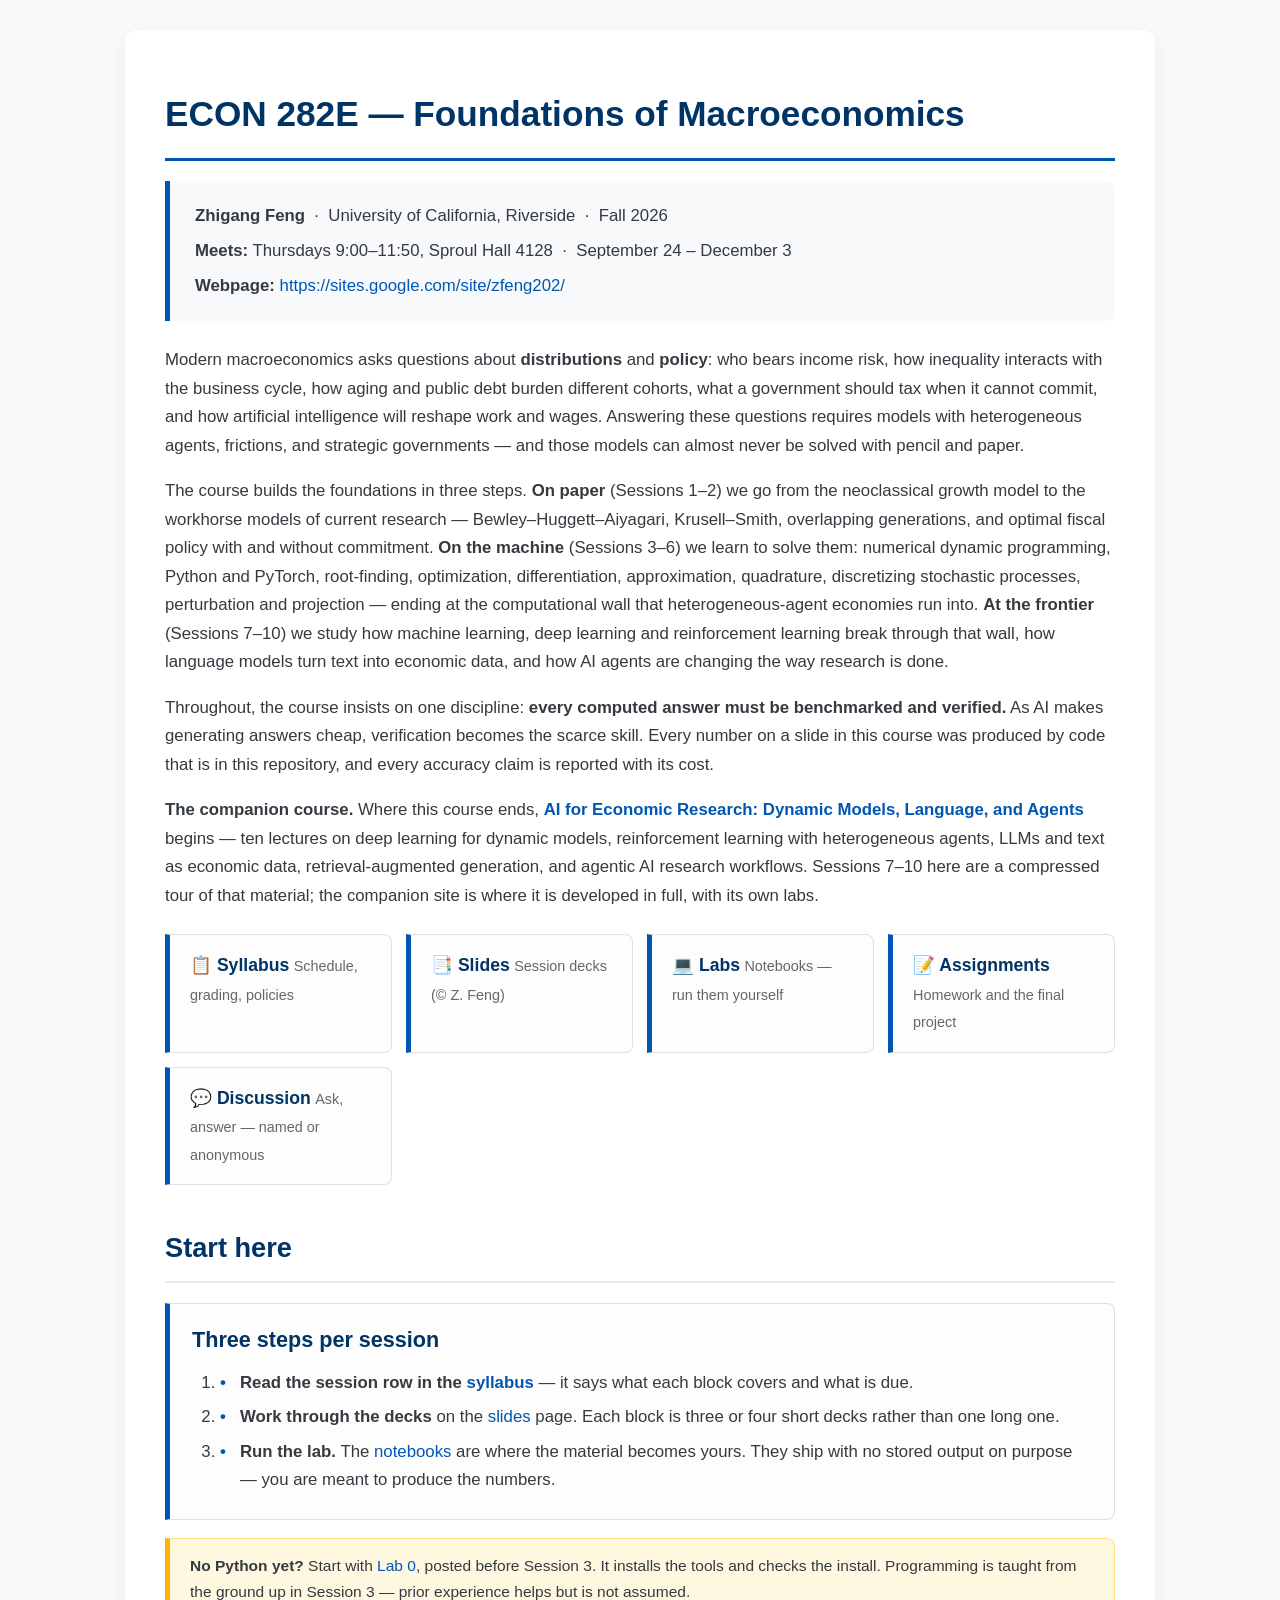
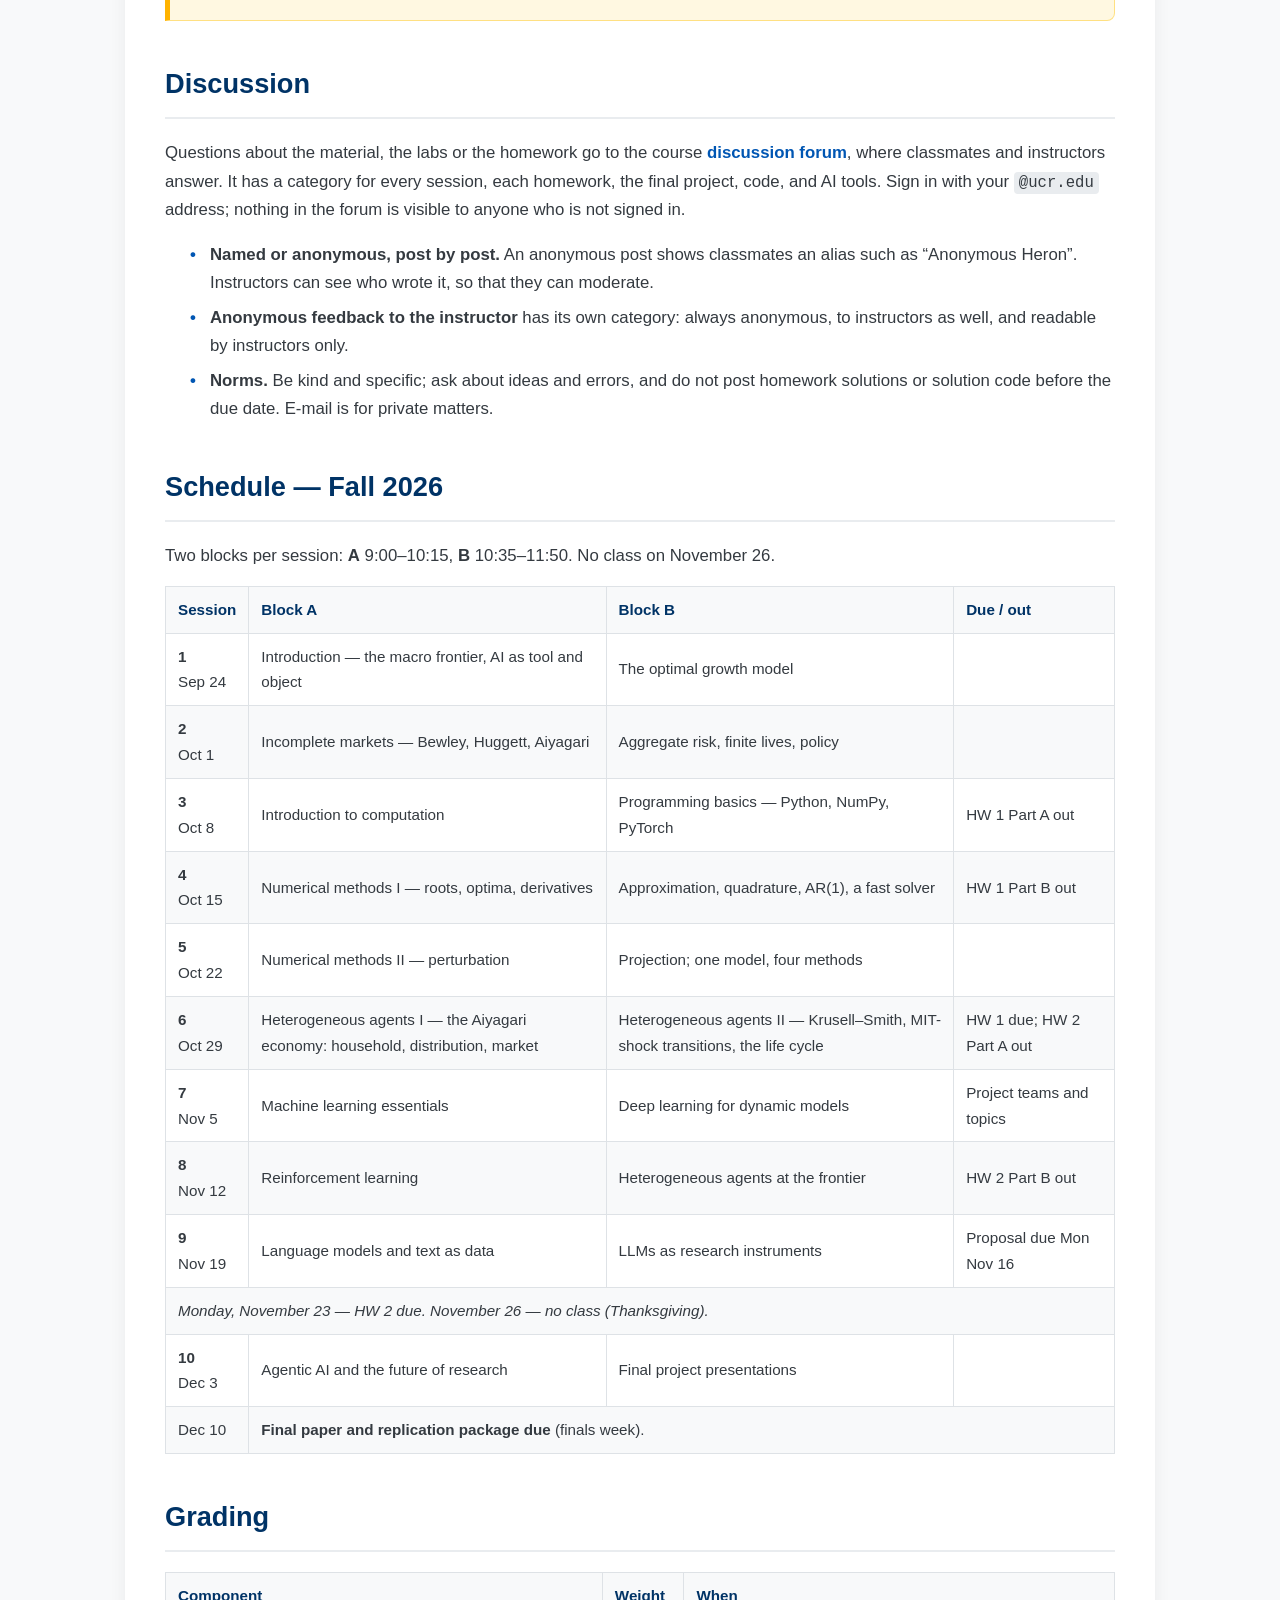
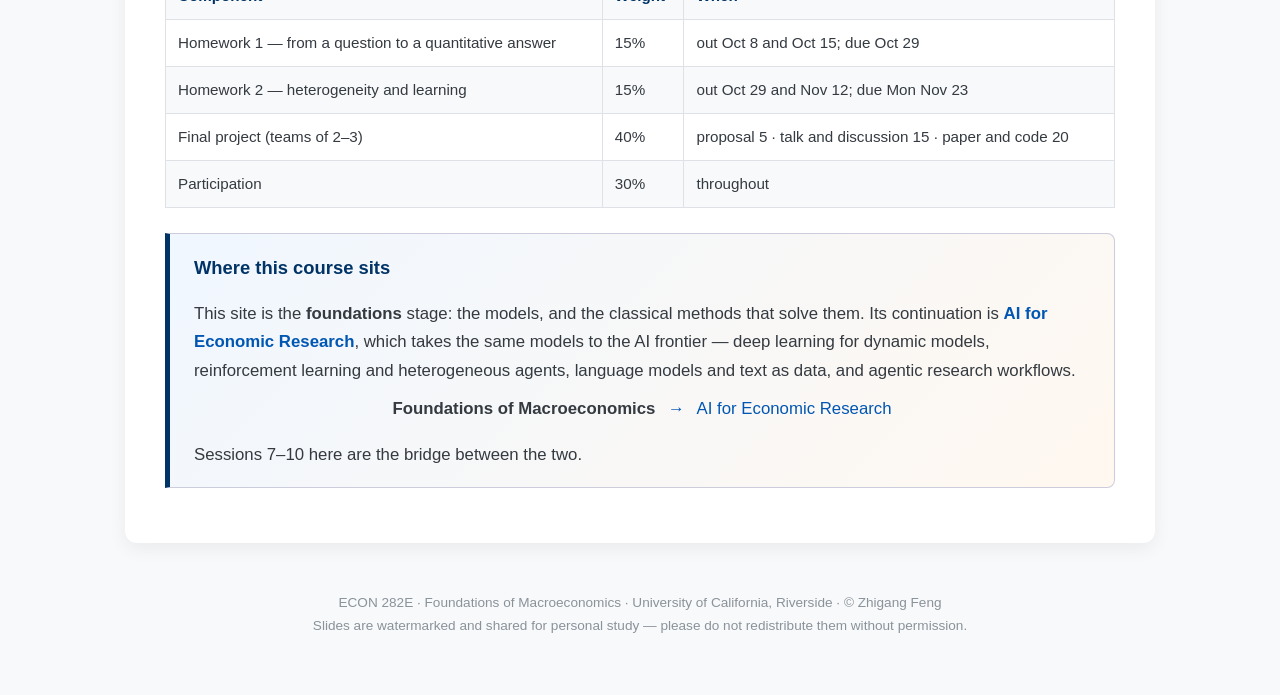
<file: index.html>
<!DOCTYPE html>
<html lang="en">
<head>
	<meta charset="UTF-8">
	<meta name="viewport" content="width=device-width, initial-scale=1.0">
	<meta name="robots" content="noindex, nofollow">
	<title>ECON 282E · Foundations of Macroeconomics</title>
	<link rel="stylesheet" href="assets/style.css">
</head>
<body>
	<div class="container">
		<h1>ECON&nbsp;282E &mdash; Foundations of Macroeconomics</h1>

		<div class="instructor-info">
			<p><strong>Zhigang Feng</strong> &nbsp;·&nbsp; University of California, Riverside &nbsp;·&nbsp; Fall&nbsp;2026</p>
			<p><strong>Meets:</strong> Thursdays 9:00&ndash;11:50, Sproul Hall 4128 &nbsp;·&nbsp; September&nbsp;24 &ndash; December&nbsp;3</p>
			<p><strong>Webpage:</strong> <a href="https://sites.google.com/site/zfeng202/" target="_blank" rel="noopener">https://sites.google.com/site/zfeng202/</a></p>
		</div>

		<p>Modern macroeconomics asks questions about <strong>distributions</strong> and
		<strong>policy</strong>: who bears income risk, how inequality interacts with the business
		cycle, how aging and public debt burden different cohorts, what a government should tax when
		it cannot commit, and how artificial intelligence will reshape work and wages. Answering
		these questions requires models with heterogeneous agents, frictions, and strategic
		governments &mdash; and those models can almost never be solved with pencil and paper.</p>

		<p>The course builds the foundations in three steps. <strong>On paper</strong> (Sessions
		1&ndash;2) we go from the neoclassical growth model to the workhorse models of current
		research &mdash; Bewley&ndash;Huggett&ndash;Aiyagari, Krusell&ndash;Smith, overlapping
		generations, and optimal fiscal policy with and without commitment. <strong>On the
		machine</strong> (Sessions 3&ndash;6) we learn to solve them: numerical dynamic programming,
		Python and PyTorch, root-finding, optimization, differentiation, approximation, quadrature,
		discretizing stochastic processes, perturbation and projection &mdash; ending at the
		computational wall that heterogeneous-agent economies run into. <strong>At the
		frontier</strong> (Sessions 7&ndash;10) we study how machine learning, deep learning and
		reinforcement learning break through that wall, how language models turn text into economic
		data, and how AI agents are changing the way research is done.</p>

		<p>Throughout, the course insists on one discipline: <strong>every computed answer must be
		benchmarked and verified.</strong> As AI makes generating answers cheap, verification becomes
		the scarce skill. Every number on a slide in this course was produced by code that is in this
		repository, and every accuracy claim is reported with its cost.</p>

		<p><strong>The companion course.</strong> Where this course ends, <strong><a
		href="https://github.com/vonzhg/AI-ECON-2026" target="_blank" rel="noopener">AI for Economic
		Research: Dynamic Models, Language, and Agents</a></strong> begins &mdash; ten lectures on
		deep learning for dynamic models, reinforcement learning with heterogeneous agents, LLMs and
		text as economic data, retrieval-augmented generation, and agentic AI research workflows.
		Sessions 7&ndash;10 here are a compressed tour of that material; the companion site is where
		it is developed in full, with its own labs.</p>

		<!-- Quick links -->
		<div class="quicklinks">
			<a class="quicklink" href="syllabus.html">
				<span class="ql-title">📋 Syllabus</span>
				<span class="ql-sub">Schedule, grading, policies</span>
			</a>
			<a class="quicklink" href="slides/index.html">
				<span class="ql-title">📑 Slides</span>
				<span class="ql-sub">Session decks (&copy; Z. Feng)</span>
			</a>
			<a class="quicklink" href="labs/index.html">
				<span class="ql-title">💻 Labs</span>
				<span class="ql-sub">Notebooks &mdash; run them yourself</span>
			</a>
			<a class="quicklink" href="assignments.html">
				<span class="ql-title">📝 Assignments</span>
				<span class="ql-sub">Homework and the final project</span>
			</a>
			<a class="quicklink" href="forum/index.html">
				<span class="ql-title">💬 Discussion</span>
				<span class="ql-sub">Ask, answer &mdash; named or anonymous</span>
			</a>
		</div>

		<!-- Start here -->
		<h2>Start here</h2>
		<div class="session-box">
			<h3>Three steps per session</h3>
			<ol style="list-style:decimal; padding-left:28px; margin:0;">
				<li><strong>Read the session row in the <a href="syllabus.html">syllabus</a></strong> &mdash;
					it says what each block covers and what is due.</li>
				<li><strong>Work through the decks</strong> on the <a href="slides/index.html">slides</a>
					page. Each block is three or four short decks rather than one long one.</li>
				<li><strong>Run the lab.</strong> The <a href="labs/index.html">notebooks</a> are where the
					material becomes yours. They ship with no stored output on purpose &mdash; you are meant
					to produce the numbers.</li>
			</ol>
		</div>

		<div class="notice">
			<strong>No Python yet?</strong> Start with
			<a href="labs/L00_Getting_Started.ipynb">Lab&nbsp;0</a>, posted before Session&nbsp;3. It
			installs the tools and checks the install. Programming is taught from the ground up in
			Session&nbsp;3 &mdash; prior experience helps but is not assumed.
		</div>

		<!-- Discussion -->
		<h2>Discussion</h2>
		<p>Questions about the material, the labs or the homework go to the course
		<a href="forum/index.html"><strong>discussion forum</strong></a>, where classmates and
		instructors answer. It has a category for every session, each homework, the final project,
		code, and AI tools. Sign in with your <code>@ucr.edu</code> address; nothing in the forum is
		visible to anyone who is not signed in.</p>
		<ul>
			<li><strong>Named or anonymous, post by post.</strong> An anonymous post shows classmates an
				alias such as &ldquo;Anonymous Heron&rdquo;. Instructors can see who wrote it, so that
				they can moderate.</li>
			<li><strong>Anonymous feedback to the instructor</strong> has its own category: always
				anonymous, to instructors as well, and readable by instructors only.</li>
			<li><strong>Norms.</strong> Be kind and specific; ask about ideas and errors, and do not post
				homework solutions or solution code before the due date. E-mail is for private
				matters.</li>
		</ul>

		<!-- Schedule -->
		<h2>Schedule &mdash; Fall&nbsp;2026</h2>
		<p>Two blocks per session: <strong>A</strong> 9:00&ndash;10:15, <strong>B</strong>
		10:35&ndash;11:50. No class on November&nbsp;26.</p>
		<table>
			<thead>
				<tr><th>Session</th><th>Block A</th><th>Block B</th><th>Due / out</th></tr>
			</thead>
			<tbody>
				<tr><td><strong>1</strong><br>Sep 24</td><td>Introduction &mdash; the macro frontier, AI as tool and object</td><td>The optimal growth model</td><td></td></tr>
				<tr><td><strong>2</strong><br>Oct 1</td><td>Incomplete markets &mdash; Bewley, Huggett, Aiyagari</td><td>Aggregate risk, finite lives, policy</td><td></td></tr>
				<tr><td><strong>3</strong><br>Oct 8</td><td>Introduction to computation</td><td>Programming basics &mdash; Python, NumPy, PyTorch</td><td>HW&nbsp;1&nbsp;Part&nbsp;A out</td></tr>
				<tr><td><strong>4</strong><br>Oct 15</td><td>Numerical methods I &mdash; roots, optima, derivatives</td><td>Approximation, quadrature, AR(1), a fast solver</td><td>HW&nbsp;1&nbsp;Part&nbsp;B out</td></tr>
				<tr><td><strong>5</strong><br>Oct 22</td><td>Numerical methods II &mdash; perturbation</td><td>Projection; one model, four methods</td><td></td></tr>
				<tr><td><strong>6</strong><br>Oct 29</td><td>Heterogeneous agents I &mdash; the Aiyagari economy: household, distribution, market</td><td>Heterogeneous agents II &mdash; Krusell&ndash;Smith, MIT-shock transitions, the life cycle</td><td>HW&nbsp;1 due; HW&nbsp;2 Part&nbsp;A out</td></tr>
				<tr><td><strong>7</strong><br>Nov 5</td><td>Machine learning essentials</td><td>Deep learning for dynamic models</td><td>Project teams and topics</td></tr>
				<tr><td><strong>8</strong><br>Nov 12</td><td>Reinforcement learning</td><td>Heterogeneous agents at the frontier</td><td>HW&nbsp;2 Part&nbsp;B out</td></tr>
				<tr><td><strong>9</strong><br>Nov 19</td><td>Language models and text as data</td><td>LLMs as research instruments</td><td>Proposal due Mon Nov&nbsp;16</td></tr>
				<tr><td colspan="4"><em>Monday, November 23 &mdash; HW&nbsp;2 due. November 26 &mdash; no class (Thanksgiving).</em></td></tr>
				<tr><td><strong>10</strong><br>Dec 3</td><td>Agentic AI and the future of research</td><td>Final project presentations</td><td></td></tr>
				<tr><td>Dec 10</td><td colspan="3"><strong>Final paper and replication package due</strong> (finals week).</td></tr>
			</tbody>
		</table>

		<!-- Grading -->
		<h2>Grading</h2>
		<table>
			<thead><tr><th>Component</th><th>Weight</th><th>When</th></tr></thead>
			<tbody>
				<tr><td>Homework 1 &mdash; from a question to a quantitative answer</td><td>15%</td><td>out Oct 8 and Oct 15; due Oct 29</td></tr>
				<tr><td>Homework 2 &mdash; heterogeneity and learning</td><td>15%</td><td>out Oct 29 and Nov 12; due Mon Nov 23</td></tr>
				<tr><td>Final project (teams of 2&ndash;3)</td><td>40%</td><td>proposal 5 · talk and discussion 15 · paper and code 20</td></tr>
				<tr><td>Participation</td><td>30%</td><td>throughout</td></tr>
			</tbody>
		</table>

		<!-- Ecosystem -->
		<div class="ecosystem-box">
			<h3>Where this course sits</h3>
			<p>This site is the <strong>foundations</strong> stage: the models, and the classical
			methods that solve them. Its continuation is
			<strong><a href="https://github.com/vonzhg/AI-ECON-2026" target="_blank" rel="noopener">AI
			for Economic Research</a></strong>, which takes the same models to the AI frontier &mdash;
			deep learning for dynamic models, reinforcement learning and heterogeneous agents, language
			models and text as data, and agentic research workflows.</p>
			<p style="text-align:center; font-size:1.05em; margin: 10px 0;">
				<strong>Foundations of Macroeconomics</strong>
				<span class="eco-arrow">&rarr;</span>
				<a href="https://github.com/vonzhg/AI-ECON-2026" target="_blank" rel="noopener">AI for Economic Research</a>
			</p>
			<p style="margin-bottom:0;">Sessions 7&ndash;10 here are the bridge between the two.</p>
		</div>
	</div>

	<div class="site-footer">
		ECON&nbsp;282E &middot; Foundations of Macroeconomics &middot; University of California, Riverside &middot; &copy; Zhigang Feng<br>
		Slides are watermarked and shared for personal study &mdash; please do not redistribute them without permission.
	</div>
</body>
</html>
</file>
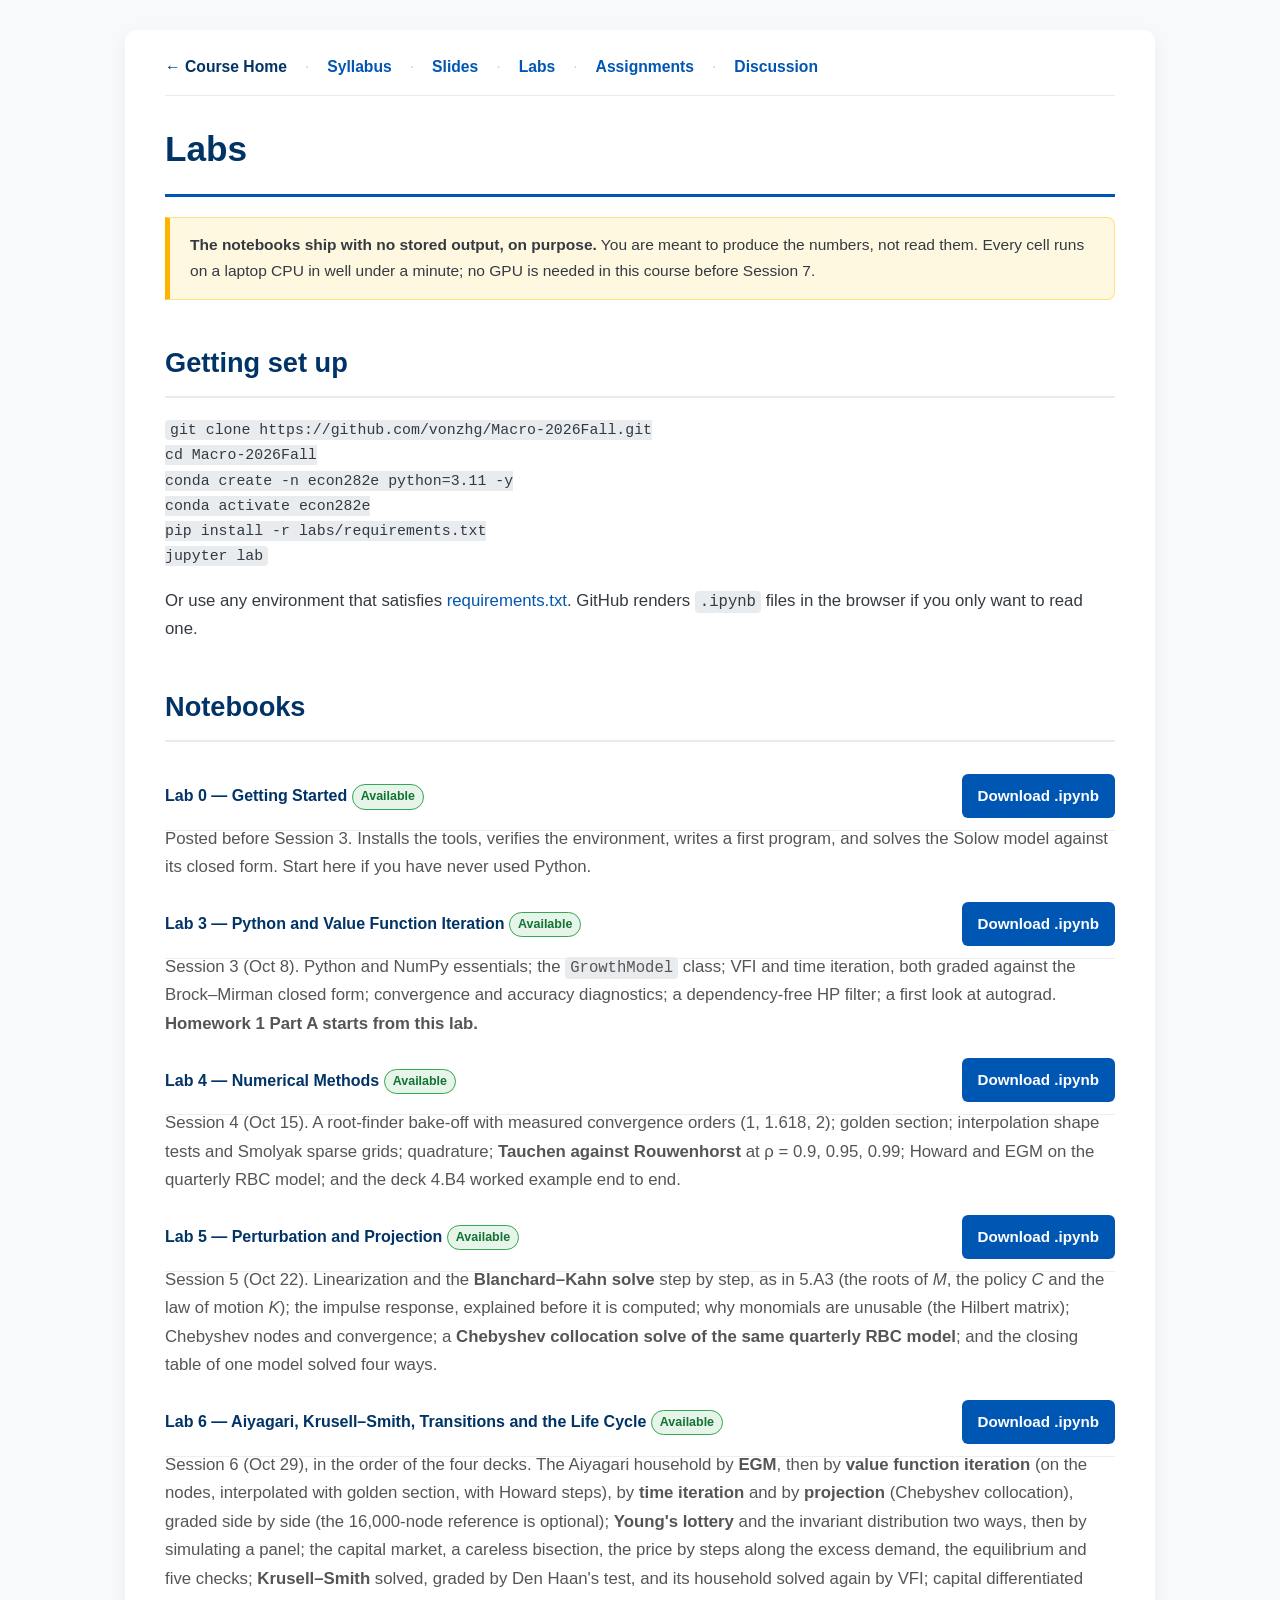
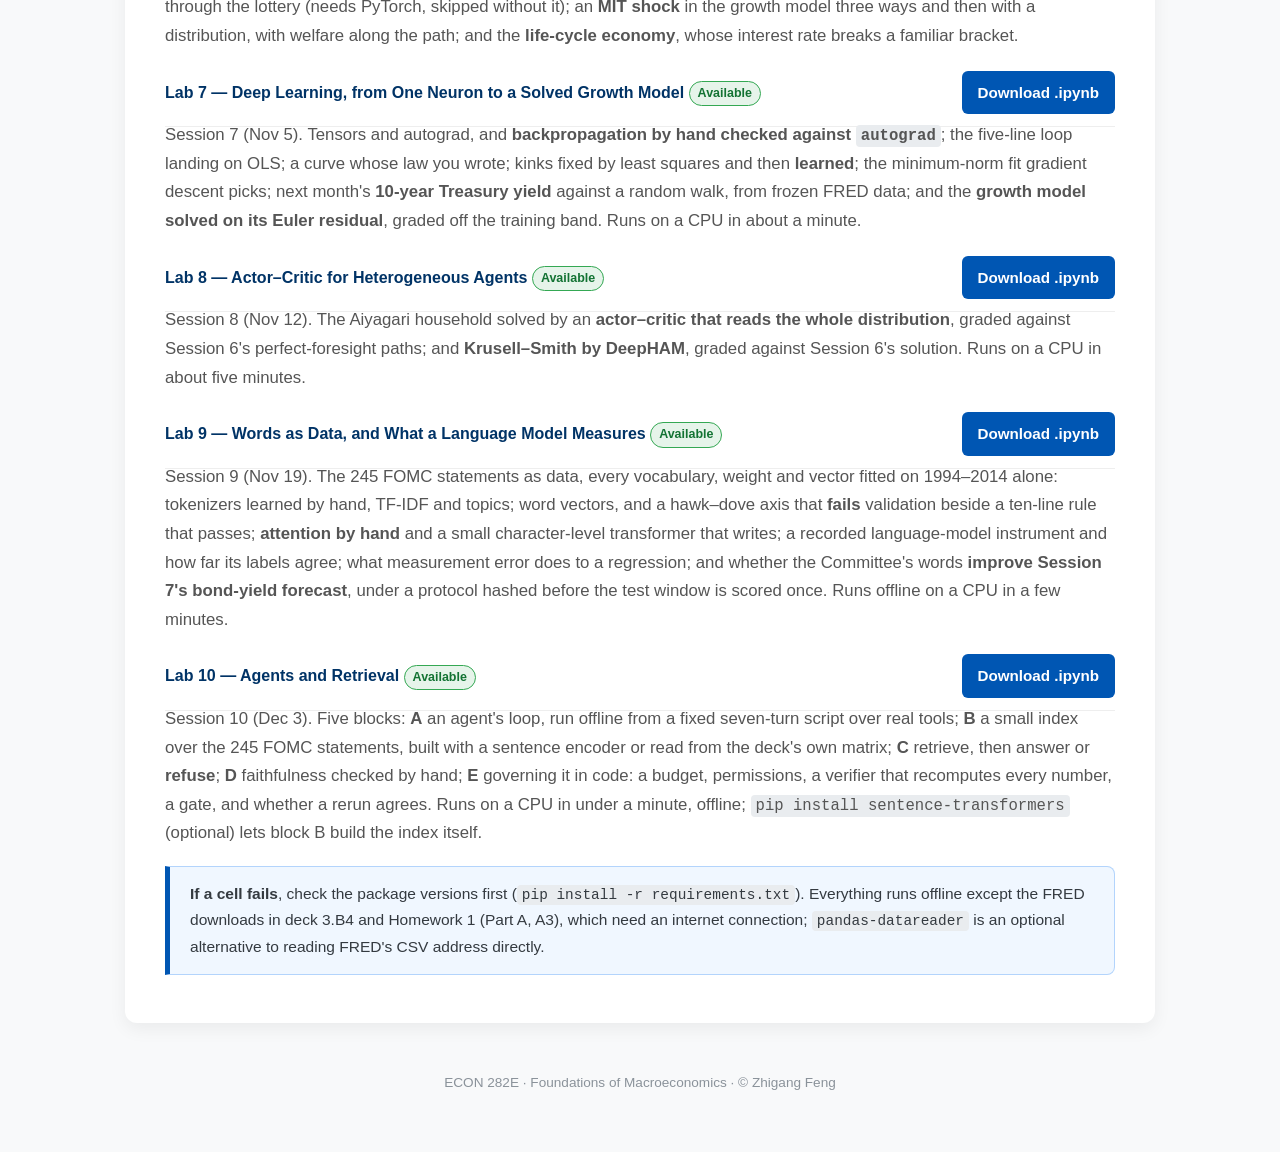
<file: labs/index.html>
<!DOCTYPE html>
<html lang="en">
<head>
	<meta charset="UTF-8">
	<meta name="viewport" content="width=device-width, initial-scale=1.0">
	<meta name="robots" content="noindex, nofollow">
	<title>Labs · ECON 282E</title>
	<link rel="stylesheet" href="../assets/style.css">
</head>
<body>
	<div class="container">
		<nav class="topnav">
			<a class="home" href="../index.html">← Course Home</a>
			<span class="sep">·</span><a href="../syllabus.html">Syllabus</a>
			<span class="sep">·</span><a href="../slides/index.html">Slides</a>
			<span class="sep">·</span><a href="index.html">Labs</a>
			<span class="sep">·</span><a href="../assignments.html">Assignments</a>
			<span class="sep">·</span><a href="../forum/index.html">Discussion</a>
		</nav>

		<h1>Labs</h1>

		<div class="notice">
			<strong>The notebooks ship with no stored output, on purpose.</strong> You are meant to
			produce the numbers, not read them. Every cell runs on a laptop CPU in well under a minute;
			no GPU is needed in this course before Session&nbsp;7.
		</div>

		<h2>Getting set up</h2>
		<pre><code>git clone https://github.com/vonzhg/Macro-2026Fall.git
cd Macro-2026Fall
conda create -n econ282e python=3.11 -y
conda activate econ282e
pip install -r labs/requirements.txt
jupyter lab</code></pre>
		<p>Or use any environment that satisfies <a href="requirements.txt">requirements.txt</a>.
		GitHub renders <code>.ipynb</code> files in the browser if you only want to read one.</p>

		<h2>Notebooks</h2>

		<div class="res-row">
			<span class="res-name">Lab 0 &mdash; Getting Started <span class="badge badge-ready">Available</span></span>
			<a class="btn" href="L00_Getting_Started.ipynb" download>Download .ipynb</a>
		</div>
		<p style="margin-top:-6px; color:#555;">Posted before Session 3. Installs the tools, verifies
		the environment, writes a first program, and solves the Solow model against its closed form.
		Start here if you have never used Python.</p>

		<div class="res-row">
			<span class="res-name">Lab 3 &mdash; Python and Value Function Iteration <span class="badge badge-ready">Available</span></span>
			<a class="btn" href="L03_Python_and_VFI.ipynb" download>Download .ipynb</a>
		</div>
		<p style="margin-top:-6px; color:#555;">Session 3 (Oct 8). Python and NumPy essentials; the
		<code>GrowthModel</code> class; VFI and time iteration, both graded against the
		Brock&ndash;Mirman closed form; convergence and accuracy diagnostics; a dependency-free HP
		filter; a first look at autograd. <strong>Homework 1 Part A starts from this lab.</strong></p>

		<div class="res-row">
			<span class="res-name">Lab 4 &mdash; Numerical Methods <span class="badge badge-ready">Available</span></span>
			<a class="btn" href="L04_Numerical_Methods.ipynb" download>Download .ipynb</a>
		</div>
		<p style="margin-top:-6px; color:#555;">Session 4 (Oct 15). A root-finder bake-off with
		measured convergence orders (1, 1.618, 2); golden section; interpolation shape tests and
		Smolyak sparse grids; quadrature; <strong>Tauchen against Rouwenhorst</strong> at
		&rho;&nbsp;=&nbsp;0.9, 0.95, 0.99; Howard and EGM on the quarterly RBC model; and the deck
		4.B4 worked example end to end.</p>

		<div class="res-row">
			<span class="res-name">Lab 5 &mdash; Perturbation and Projection <span class="badge badge-ready">Available</span></span>
			<a class="btn" href="L05_Perturbation_and_Projection.ipynb" download>Download .ipynb</a>
		</div>
		<p style="margin-top:-6px; color:#555;">Session 5 (Oct 22). Linearization and the
		<strong>Blanchard&ndash;Kahn solve</strong> step by step, as in 5.A3 (the roots of <em>M</em>, the
		policy <em>C</em> and the law of motion <em>K</em>); the impulse response, explained before it is
		computed; why monomials are unusable (the Hilbert matrix); Chebyshev nodes and convergence; a
		<strong>Chebyshev collocation solve of the same quarterly RBC model</strong>; and the closing table
		of one model solved four ways.</p>

		<div class="res-row">
			<span class="res-name">Lab 6 &mdash; Aiyagari, Krusell&ndash;Smith, Transitions and the Life Cycle <span class="badge badge-ready">Available</span></span>
			<a class="btn" href="L06_Aiyagari_End_To_End.ipynb" download>Download .ipynb</a>
		</div>
		<p style="margin-top:-6px; color:#555;">Session 6 (Oct 29), in the order of the four decks. The
		Aiyagari household by <strong>EGM</strong>, then by <strong>value function iteration</strong> (on the
		nodes, interpolated with golden section, with Howard steps), by <strong>time iteration</strong> and by
		<strong>projection</strong> (Chebyshev collocation), graded side by side (the 16,000-node reference is optional); <strong>Young's lottery</strong> and the invariant distribution two ways, then by simulating a panel;
		the capital market, a careless bisection, the price by steps along the excess demand, the equilibrium and five checks; <strong>Krusell&ndash;Smith</strong>
		solved, graded by Den Haan's test, and its household solved again by VFI; capital differentiated
		through the lottery (needs PyTorch, skipped without it); an <strong>MIT shock</strong> in the
		growth model three ways and then with a distribution, with welfare along the path; and the
		<strong>life-cycle economy</strong>, whose interest rate breaks a familiar bracket.</p>

		<div class="res-row">
			<span class="res-name">Lab 7 &mdash; Deep Learning, from One Neuron to a Solved Growth Model <span class="badge badge-ready">Available</span></span>
			<a class="btn" href="L07_ML_and_Deep_Growth.ipynb" download>Download .ipynb</a>
		</div>
		<p style="margin-top:-6px; color:#555;">Session 7 (Nov 5). Tensors and autograd, and
		<strong>backpropagation by hand checked against <code>autograd</code></strong>; the five-line
		loop landing on OLS; a curve whose law you wrote; kinks fixed by least squares and then
		<strong>learned</strong>; the minimum-norm fit gradient descent picks; next month's
		<strong>10-year Treasury yield</strong> against a random walk, from frozen FRED data; and the
		<strong>growth model solved on its Euler residual</strong>, graded off the training band.
		Runs on a CPU in about a minute.</p>

		<div class="res-row">
			<span class="res-name">Lab 8 &mdash; Actor&ndash;Critic for Heterogeneous Agents <span class="badge badge-ready">Available</span></span>
			<a class="btn" href="L08_Actor_Critic_Heterogeneous_Agents.ipynb" download>Download .ipynb</a>
		</div>
		<p style="margin-top:-6px; color:#555;">Session 8 (Nov 12). The Aiyagari household solved by an
		<strong>actor&ndash;critic that reads the whole distribution</strong>, graded against Session 6's
		perfect-foresight paths; and <strong>Krusell&ndash;Smith by DeepHAM</strong>, graded against Session 6's
		solution. Runs on a CPU in about five minutes.</p>

		<div class="res-row">
			<span class="res-name">Lab 9 &mdash; Words as Data, and What a Language Model Measures <span class="badge badge-ready">Available</span></span>
			<a class="btn" href="L09_Words_As_Data.ipynb" download>Download .ipynb</a>
		</div>
		<p style="margin-top:-6px; color:#555;">Session 9 (Nov 19). The 245 FOMC statements as data, every
		vocabulary, weight and vector fitted on 1994&ndash;2014 alone: tokenizers learned by hand, TF-IDF and
		topics; word vectors, and a hawk&ndash;dove axis that <strong>fails</strong> validation beside a ten-line
		rule that passes; <strong>attention by hand</strong> and a small character-level transformer that writes;
		a recorded language-model instrument and how far its labels agree; what measurement error does to a
		regression; and whether the Committee's words <strong>improve Session 7's bond-yield forecast</strong>,
		under a protocol hashed before the test window is scored once. Runs offline on a CPU in a few minutes.</p>

		<div class="res-row">
			<span class="res-name">Lab 10 &mdash; Agents and Retrieval <span class="badge badge-ready">Available</span></span>
			<a class="btn" href="L10_Agents_And_Retrieval.ipynb" download>Download .ipynb</a>
		</div>
		<p style="margin-top:-6px; color:#555;">Session 10 (Dec 3). Five blocks: <strong>A</strong> an agent's loop,
		run offline from a fixed seven-turn script over real tools; <strong>B</strong> a small index over the 245 FOMC statements, built with
		a sentence encoder or read from the deck's own matrix; <strong>C</strong> retrieve, then answer or
		<strong>refuse</strong>; <strong>D</strong> faithfulness checked by hand; <strong>E</strong> governing it in code:
		a budget, permissions, a verifier that recomputes every number, a gate, and whether a rerun agrees. Runs on a CPU in under a minute, offline;
		<code>pip install sentence-transformers</code> (optional) lets block B build the index itself.</p>

		<div class="notice info">
			<strong>If a cell fails</strong>, check the package versions first
			(<code>pip install -r requirements.txt</code>). Everything runs offline except the FRED
			downloads in deck 3.B4 and Homework&nbsp;1 (Part&nbsp;A, A3), which need an internet connection;
			<code>pandas-datareader</code> is an optional alternative to reading FRED's CSV address directly.
		</div>
	</div>

	<div class="site-footer">
		ECON&nbsp;282E &middot; Foundations of Macroeconomics &middot; &copy; Zhigang Feng
	</div>
</body>
</html>
</file>
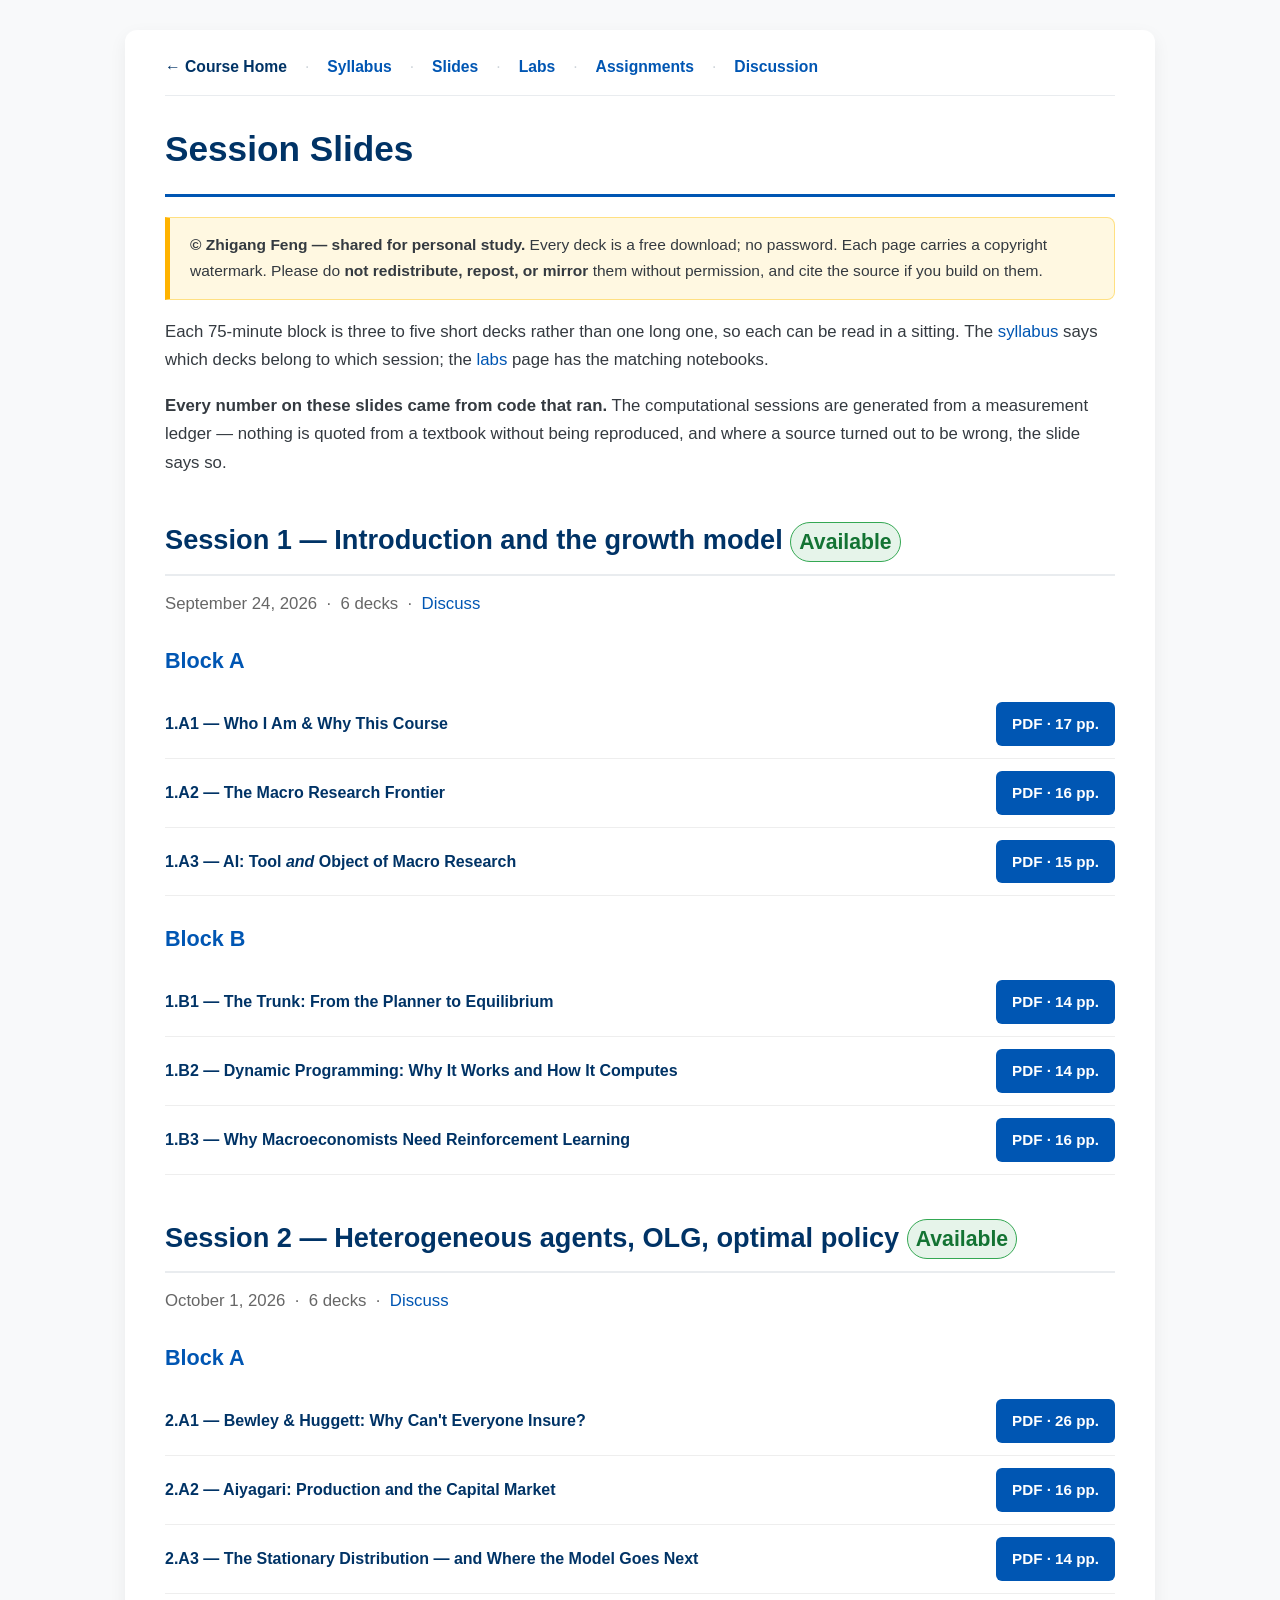
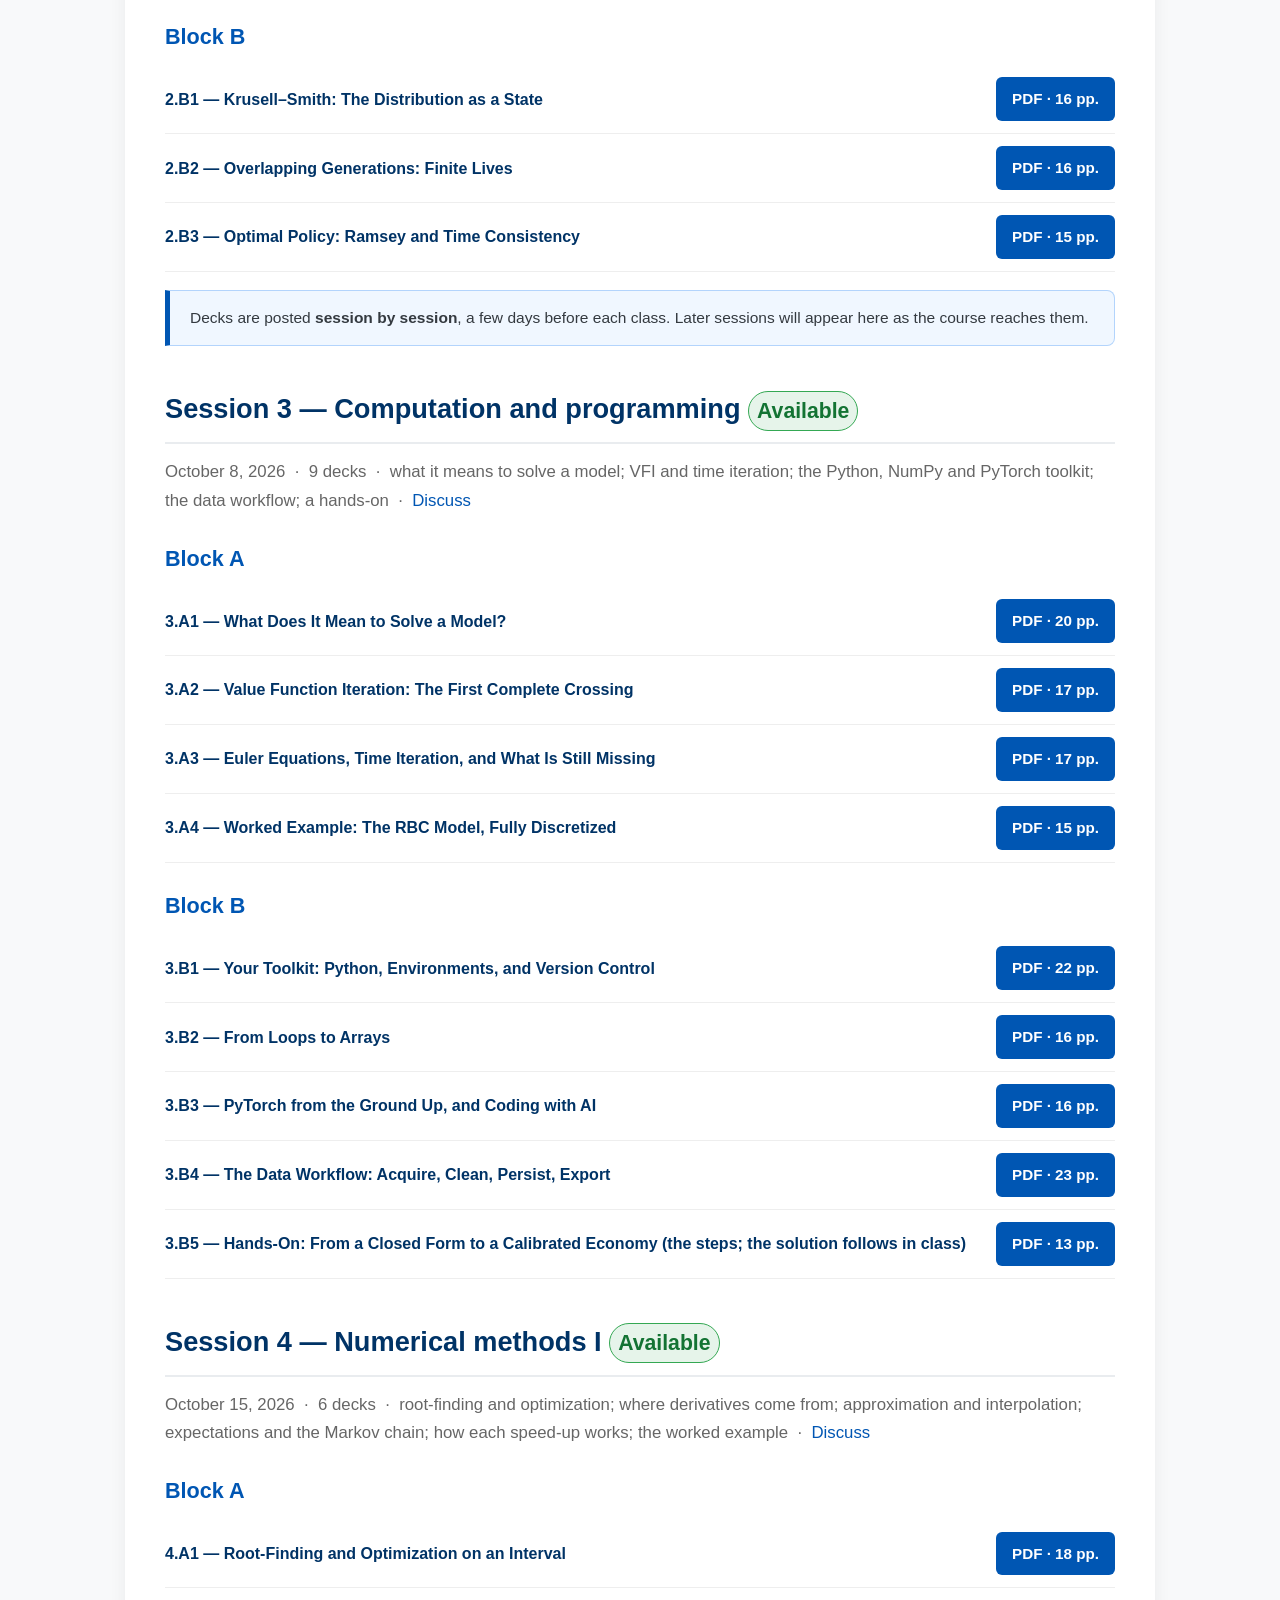
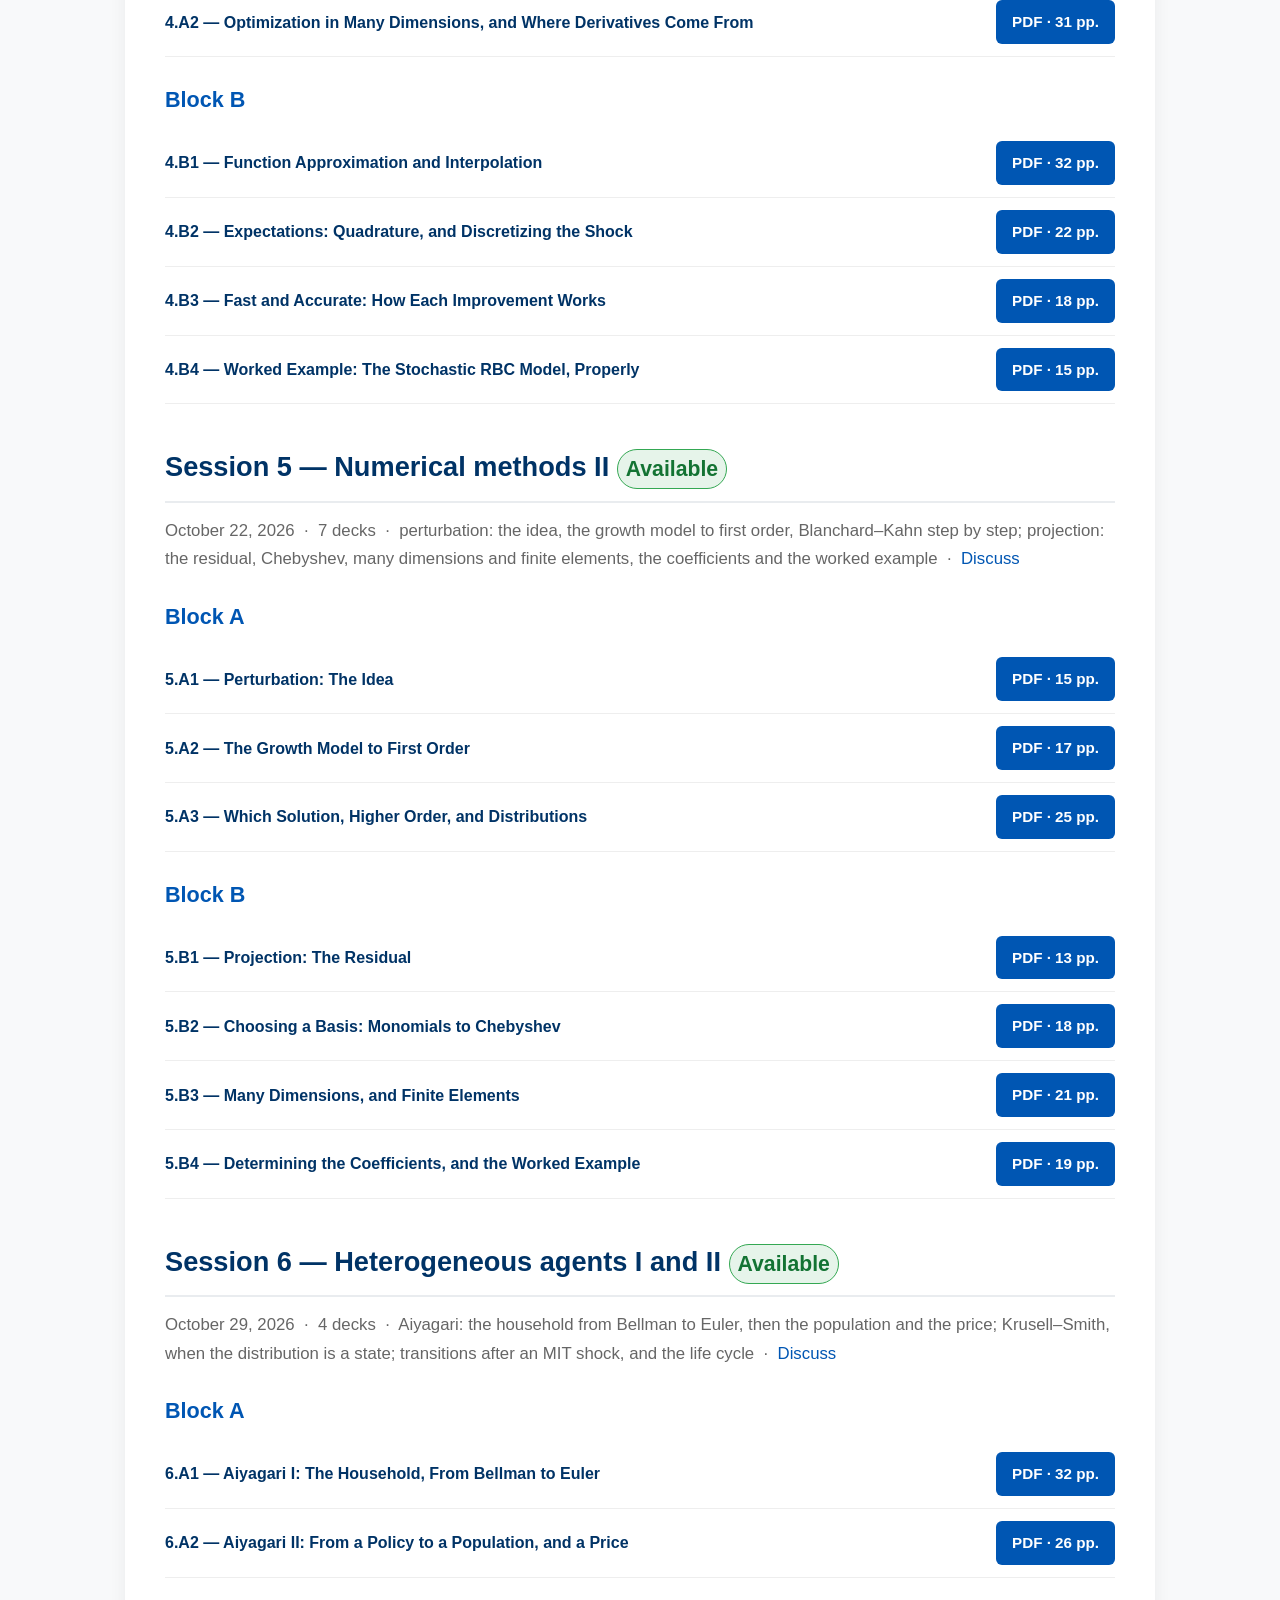
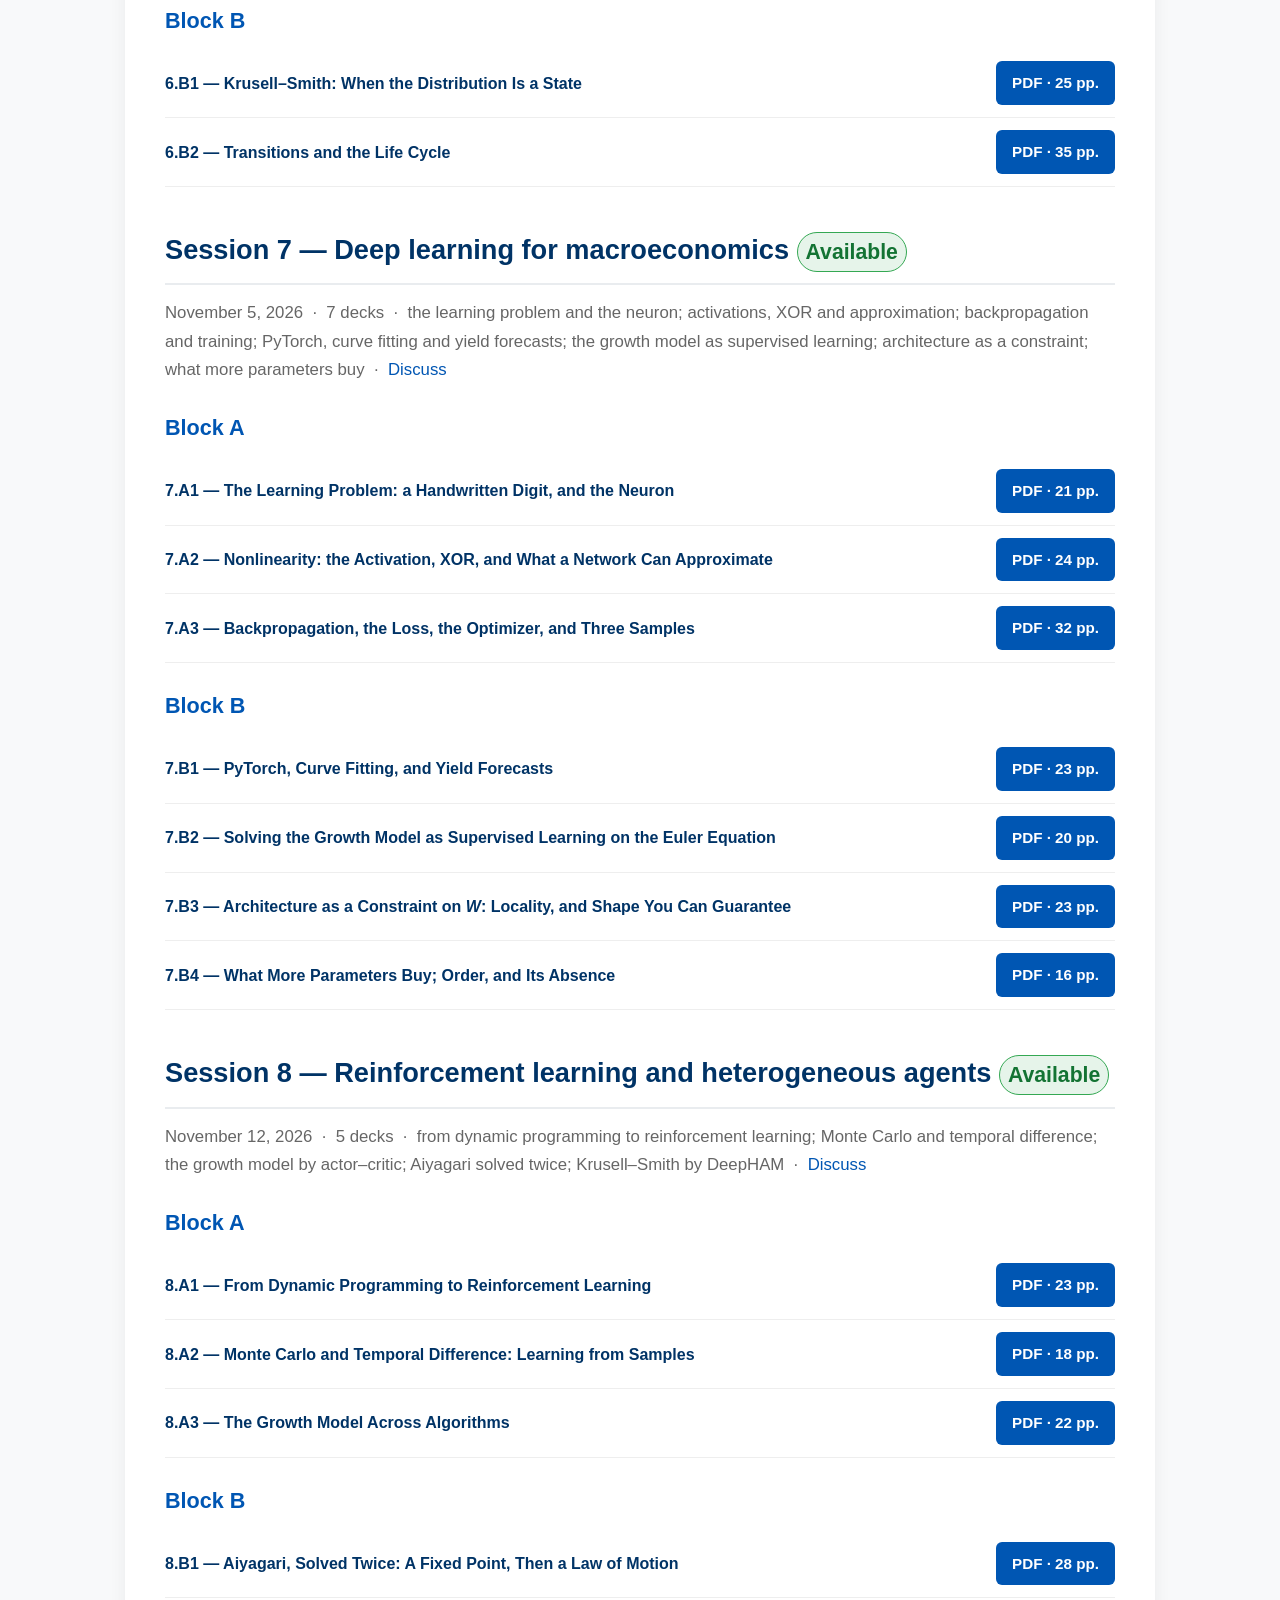
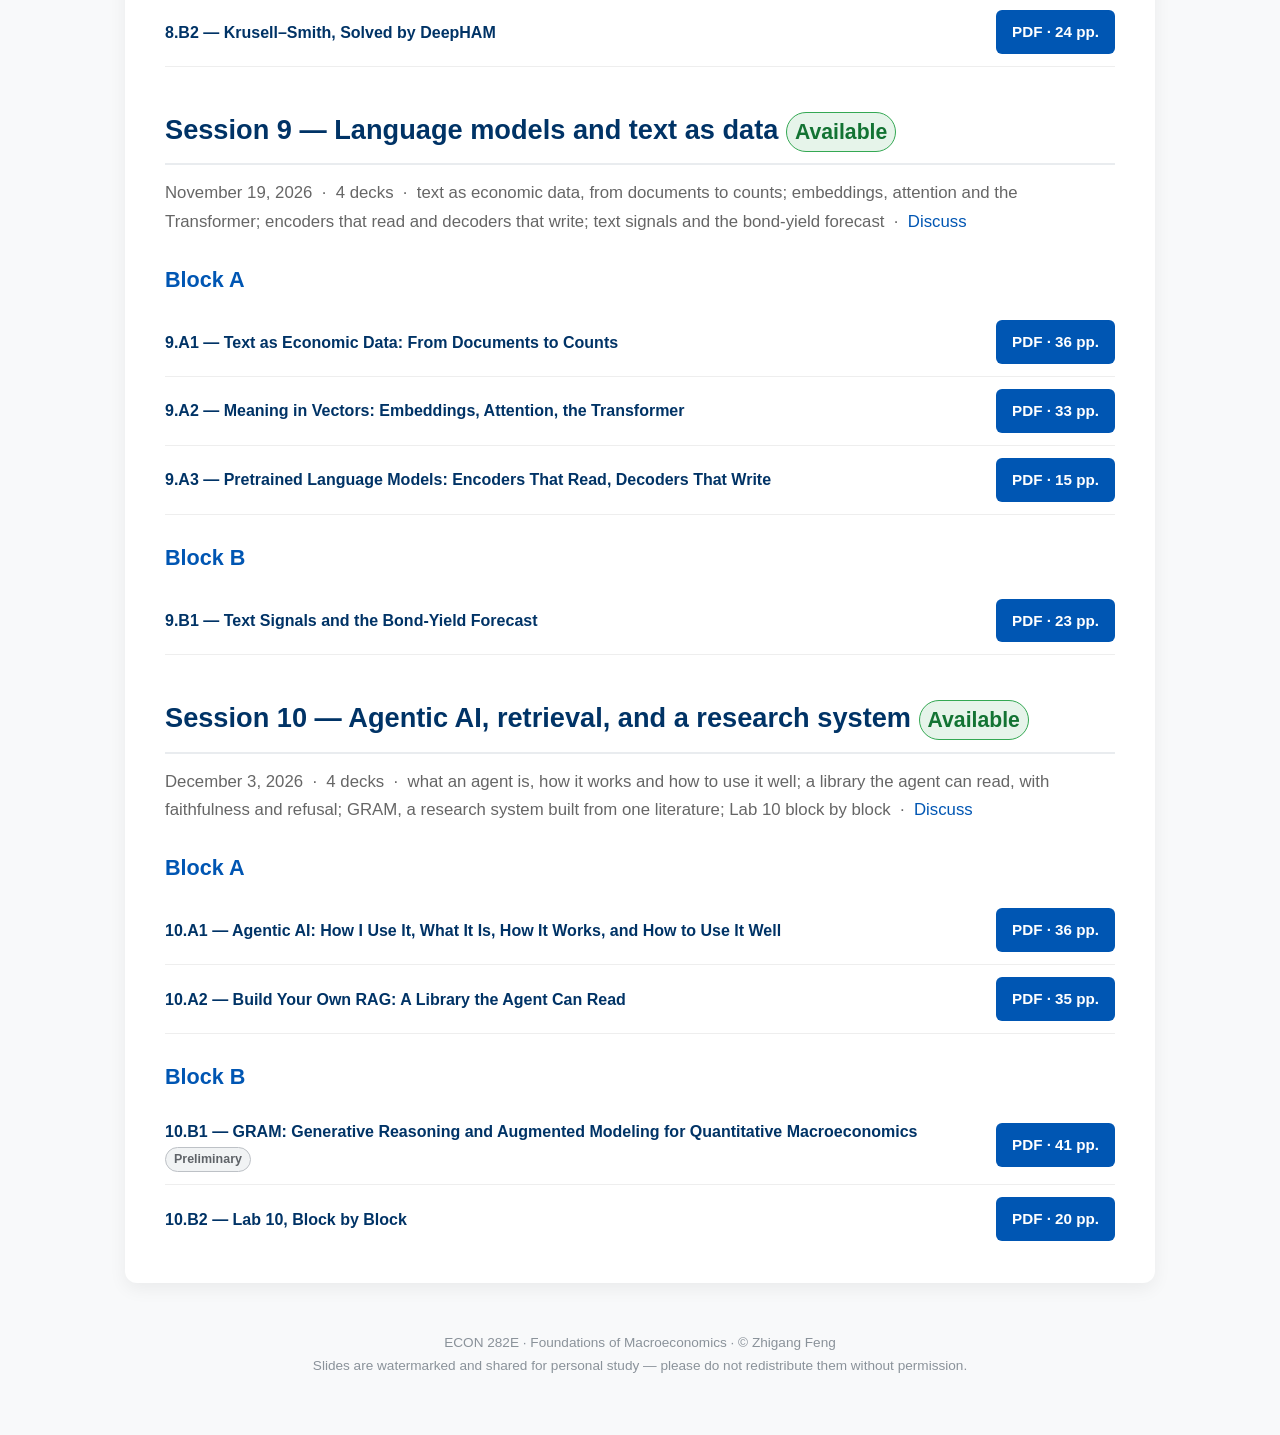
<file: slides/index.html>
<!DOCTYPE html>
<html lang="en">
<head>
	<meta charset="UTF-8">
	<meta name="viewport" content="width=device-width, initial-scale=1.0">
	<meta name="robots" content="noindex, nofollow">
	<title>Slides · ECON 282E</title>
	<link rel="stylesheet" href="../assets/style.css">
</head>
<body>
	<div class="container">
		<nav class="topnav">
			<a class="home" href="../index.html">← Course Home</a>
			<span class="sep">·</span><a href="../syllabus.html">Syllabus</a>
			<span class="sep">·</span><a href="index.html">Slides</a>
			<span class="sep">·</span><a href="../labs/index.html">Labs</a>
			<span class="sep">·</span><a href="../assignments.html">Assignments</a>
			<span class="sep">·</span><a href="../forum/index.html">Discussion</a>
		</nav>

		<h1>Session Slides</h1>

		<div class="notice">
			<strong>&copy; Zhigang Feng &mdash; shared for personal study.</strong>
			Every deck is a free download; no password. Each page carries a copyright watermark.
			Please do <strong>not redistribute, repost, or mirror</strong> them without permission,
			and cite the source if you build on them.
		</div>

		<p>Each 75-minute block is three to five short decks rather than one long one, so each can be
		read in a sitting. The <a href="../syllabus.html">syllabus</a> says which decks belong to which
		session; the <a href="../labs/index.html">labs</a> page has the matching notebooks.</p>

		<p><strong>Every number on these slides came from code that ran.</strong> The computational
		sessions are generated from a measurement ledger &mdash; nothing is quoted from a textbook without
		being reproduced, and where a source turned out to be wrong, the slide says so.</p>

		<h2>Session 1 &mdash; Introduction and the growth model <span class="badge badge-ready">Available</span></h2>
		<p style="color:#666; margin-top:-6px;">September 24, 2026 &nbsp;·&nbsp; 6 decks &nbsp;·&nbsp; <a href="../forum/index.html?cat=s01">Discuss</a></p>
		<h3>Block A</h3>
		<div class="res-row">
			<span class="res-name">1.A1 &mdash; Who I Am &amp; Why This Course</span>
			<a class="btn" href="pdf/S01_A1_Who_I_Am.pdf" download>PDF · 17 pp.</a>
		</div>
		<div class="res-row">
			<span class="res-name">1.A2 &mdash; The Macro Research Frontier</span>
			<a class="btn" href="pdf/S01_A2_Macro_Frontier.pdf" download>PDF · 16 pp.</a>
		</div>
		<div class="res-row">
			<span class="res-name">1.A3 &mdash; AI: Tool <em>and</em> Object of Macro Research</span>
			<a class="btn" href="pdf/S01_A3_AI_Tool_and_Object.pdf" download>PDF · 15 pp.</a>
		</div>
		<h3>Block B</h3>
		<div class="res-row">
			<span class="res-name">1.B1 &mdash; The Trunk: From the Planner to Equilibrium</span>
			<a class="btn" href="pdf/S01_B1_Planner_to_Equilibrium.pdf" download>PDF · 14 pp.</a>
		</div>
		<div class="res-row">
			<span class="res-name">1.B2 &mdash; Dynamic Programming: Why It Works and How It Computes</span>
			<a class="btn" href="pdf/S01_B2_Dynamic_Programming.pdf" download>PDF · 14 pp.</a>
		</div>
		<div class="res-row">
			<span class="res-name">1.B3 &mdash; Why Macroeconomists Need Reinforcement Learning</span>
			<a class="btn" href="pdf/S01_B3_Why_Reinforcement_Learning.pdf" download>PDF · 16 pp.</a>
		</div>
		<h2>Session 2 &mdash; Heterogeneous agents, OLG, optimal policy <span class="badge badge-ready">Available</span></h2>
		<p style="color:#666; margin-top:-6px;">October 1, 2026 &nbsp;·&nbsp; 6 decks &nbsp;·&nbsp; <a href="../forum/index.html?cat=s02">Discuss</a></p>
		<h3>Block A</h3>
		<div class="res-row">
			<span class="res-name">2.A1 &mdash; Bewley &amp; Huggett: Why Can&#x27;t Everyone Insure?</span>
			<a class="btn" href="pdf/S02_A1_Bewley_Huggett.pdf" download>PDF · 26 pp.</a>
		</div>
		<div class="res-row">
			<span class="res-name">2.A2 &mdash; Aiyagari: Production and the Capital Market</span>
			<a class="btn" href="pdf/S02_A2_Aiyagari.pdf" download>PDF · 16 pp.</a>
		</div>
		<div class="res-row">
			<span class="res-name">2.A3 &mdash; The Stationary Distribution &mdash; and Where the Model Goes Next</span>
			<a class="btn" href="pdf/S02_A3_Stationary_Distribution.pdf" download>PDF · 14 pp.</a>
		</div>
		<h3>Block B</h3>
		<div class="res-row">
			<span class="res-name">2.B1 &mdash; Krusell&ndash;Smith: The Distribution as a State</span>
			<a class="btn" href="pdf/S02_B1_Krusell_Smith.pdf" download>PDF · 16 pp.</a>
		</div>
		<div class="res-row">
			<span class="res-name">2.B2 &mdash; Overlapping Generations: Finite Lives</span>
			<a class="btn" href="pdf/S02_B2_OLG.pdf" download>PDF · 16 pp.</a>
		</div>
		<div class="res-row">
			<span class="res-name">2.B3 &mdash; Optimal Policy: Ramsey and Time Consistency</span>
			<a class="btn" href="pdf/S02_B3_Ramsey_Time_Consistency.pdf" download>PDF · 15 pp.</a>
		</div>
		<div class="notice info">
			Decks are posted <strong>session by session</strong>, a few days before each class.
			Later sessions will appear here as the course reaches them.
		</div>

		<h2>Session 3 &mdash; Computation and programming <span class="badge badge-ready">Available</span></h2>
		<p style="color:#666; margin-top:-6px;">October 8, 2026 &nbsp;·&nbsp; 9 decks &nbsp;·&nbsp; what it means to solve a model; VFI and time iteration; the Python, NumPy and PyTorch toolkit; the data workflow; a hands-on &nbsp;·&nbsp; <a href="../forum/index.html?cat=s03">Discuss</a></p>
		<h3>Block A</h3>
		<div class="res-row">
			<span class="res-name">3.A1 &mdash; What Does It Mean to Solve a Model?</span>
			<a class="btn" href="pdf/S03_A1_Solving_A_Model.pdf" download>PDF · 20 pp.</a>
		</div>
		<div class="res-row">
			<span class="res-name">3.A2 &mdash; Value Function Iteration: The First Complete Crossing</span>
			<a class="btn" href="pdf/S03_A2_VFI_On_A_Grid.pdf" download>PDF · 17 pp.</a>
		</div>
		<div class="res-row">
			<span class="res-name">3.A3 &mdash; Euler Equations, Time Iteration, and What Is Still Missing</span>
			<a class="btn" href="pdf/S03_A3_Euler_And_Time_Iteration.pdf" download>PDF · 17 pp.</a>
		</div>
		<div class="res-row">
			<span class="res-name">3.A4 &mdash; Worked Example: The RBC Model, Fully Discretized</span>
			<a class="btn" href="pdf/S03_A4_Worked_Example_RBC.pdf" download>PDF · 15 pp.</a>
		</div>
		<h3>Block B</h3>
		<div class="res-row">
			<span class="res-name">3.B1 &mdash; Your Toolkit: Python, Environments, and Version Control</span>
			<a class="btn" href="pdf/S03_B1_Your_Toolkit.pdf" download>PDF · 22 pp.</a>
		</div>
		<div class="res-row">
			<span class="res-name">3.B2 &mdash; From Loops to Arrays</span>
			<a class="btn" href="pdf/S03_B2_Loops_To_Arrays.pdf" download>PDF · 16 pp.</a>
		</div>
		<div class="res-row">
			<span class="res-name">3.B3 &mdash; PyTorch from the Ground Up, and Coding with AI</span>
			<a class="btn" href="pdf/S03_B3_PyTorch_And_AI.pdf" download>PDF · 16 pp.</a>
		</div>
		<div class="res-row">
			<span class="res-name">3.B4 &mdash; The Data Workflow: Acquire, Clean, Persist, Export</span>
			<a class="btn" href="pdf/S03_B4_Data_Workflow.pdf" download>PDF · 23 pp.</a>
		</div>
		<div class="res-row">
			<span class="res-name">3.B5 &mdash; Hands-On: From a Closed Form to a Calibrated Economy (the steps; the solution follows in class)</span>
			<a class="btn" href="pdf/handson/S03_B5_Hands_On_Steps.pdf" download>PDF · 13 pp.</a>
		</div>

		<h2>Session 4 &mdash; Numerical methods I <span class="badge badge-ready">Available</span></h2>
		<p style="color:#666; margin-top:-6px;">October 15, 2026 &nbsp;·&nbsp; 6 decks &nbsp;·&nbsp; root-finding and optimization; where derivatives come from; approximation and interpolation; expectations and the Markov chain; how each speed-up works; the worked example &nbsp;·&nbsp; <a href="../forum/index.html?cat=s04">Discuss</a></p>
		<h3>Block A</h3>
		<div class="res-row">
			<span class="res-name">4.A1 &mdash; Root-Finding and Optimization on an Interval</span>
			<a class="btn" href="pdf/S04_A1_Root_Finding_And_1D_Optimization.pdf" download>PDF · 18 pp.</a>
		</div>
		<div class="res-row">
			<span class="res-name">4.A2 &mdash; Optimization in Many Dimensions, and Where Derivatives Come From</span>
			<a class="btn" href="pdf/S04_A2_Optimization_Many_Dimensions.pdf" download>PDF · 31 pp.</a>
		</div>
		<h3>Block B</h3>
		<div class="res-row">
			<span class="res-name">4.B1 &mdash; Function Approximation and Interpolation</span>
			<a class="btn" href="pdf/S04_B1_Approximation.pdf" download>PDF · 32 pp.</a>
		</div>
		<div class="res-row">
			<span class="res-name">4.B2 &mdash; Expectations: Quadrature, and Discretizing the Shock</span>
			<a class="btn" href="pdf/S04_B2_Expectations_And_Shocks.pdf" download>PDF · 22 pp.</a>
		</div>
		<div class="res-row">
			<span class="res-name">4.B3 &mdash; Fast and Accurate: How Each Improvement Works</span>
			<a class="btn" href="pdf/S04_B3_Fast_And_Accurate.pdf" download>PDF · 18 pp.</a>
		</div>
		<div class="res-row">
			<span class="res-name">4.B4 &mdash; Worked Example: The Stochastic RBC Model, Properly</span>
			<a class="btn" href="pdf/S04_B4_Worked_Example_Stochastic.pdf" download>PDF · 15 pp.</a>
		</div>


		<h2>Session 5 &mdash; Numerical methods II <span class="badge badge-ready">Available</span></h2>
		<p style="color:#666; margin-top:-6px;">October 22, 2026 &nbsp;·&nbsp; 7 decks &nbsp;·&nbsp; perturbation: the idea, the growth model to first order, Blanchard&ndash;Kahn step by step; projection: the residual, Chebyshev, many dimensions and finite elements, the coefficients and the worked example &nbsp;·&nbsp; <a href="../forum/index.html?cat=s05">Discuss</a></p>
		<h3>Block A</h3>
		<div class="res-row">
			<span class="res-name">5.A1 &mdash; Perturbation: The Idea</span>
			<a class="btn" href="pdf/S05_A1_Perturbation_The_Idea.pdf" download>PDF · 15 pp.</a>
		</div>
		<div class="res-row">
			<span class="res-name">5.A2 &mdash; The Growth Model to First Order</span>
			<a class="btn" href="pdf/S05_A2_The_Growth_Model_To_First_Order.pdf" download>PDF · 17 pp.</a>
		</div>
		<div class="res-row">
			<span class="res-name">5.A3 &mdash; Which Solution, Higher Order, and Distributions</span>
			<a class="btn" href="pdf/S05_A3_Blanchard_Kahn_Higher_Order_Distributions.pdf" download>PDF · 25 pp.</a>
		</div>
		<h3>Block B</h3>
		<div class="res-row">
			<span class="res-name">5.B1 &mdash; Projection: The Residual</span>
			<a class="btn" href="pdf/S05_B1_Projection_The_Residual.pdf" download>PDF · 13 pp.</a>
		</div>
		<div class="res-row">
			<span class="res-name">5.B2 &mdash; Choosing a Basis: Monomials to Chebyshev</span>
			<a class="btn" href="pdf/S05_B2_Choosing_A_Basis_Chebyshev.pdf" download>PDF · 18 pp.</a>
		</div>
		<div class="res-row">
			<span class="res-name">5.B3 &mdash; Many Dimensions, and Finite Elements</span>
			<a class="btn" href="pdf/S05_B3_Many_Dimensions_And_Finite_Elements.pdf" download>PDF · 21 pp.</a>
		</div>
		<div class="res-row">
			<span class="res-name">5.B4 &mdash; Determining the Coefficients, and the Worked Example</span>
			<a class="btn" href="pdf/S05_B4_Coefficients_And_Worked_Example.pdf" download>PDF · 19 pp.</a>
		</div>

		<h2>Session 6 &mdash; Heterogeneous agents I and II <span class="badge badge-ready">Available</span></h2>
		<p style="color:#666; margin-top:-6px;">October 29, 2026 &nbsp;·&nbsp; 4 decks &nbsp;·&nbsp; Aiyagari: the household from Bellman to Euler, then the population and the price; Krusell&ndash;Smith, when the distribution is a state; transitions after an MIT shock, and the life cycle &nbsp;·&nbsp; <a href="../forum/index.html?cat=s06">Discuss</a></p>
		<h3>Block A</h3>
		<div class="res-row">
			<span class="res-name">6.A1 &mdash; Aiyagari I: The Household, From Bellman to Euler</span>
			<a class="btn" href="pdf/S06_A1_Aiyagari_The_Household.pdf" download>PDF · 32 pp.</a>
		</div>
		<div class="res-row">
			<span class="res-name">6.A2 &mdash; Aiyagari II: From a Policy to a Population, and a Price</span>
			<a class="btn" href="pdf/S06_A2_Aiyagari_The_Population_And_The_Price.pdf" download>PDF · 26 pp.</a>
		</div>
		<h3>Block B</h3>
		<div class="res-row">
			<span class="res-name">6.B1 &mdash; Krusell&ndash;Smith: When the Distribution Is a State</span>
			<a class="btn" href="pdf/S06_B1_Krusell_Smith.pdf" download>PDF · 25 pp.</a>
		</div>
		<div class="res-row">
			<span class="res-name">6.B2 &mdash; Transitions and the Life Cycle</span>
			<a class="btn" href="pdf/S06_B2_Transitions_And_The_Life_Cycle.pdf" download>PDF · 35 pp.</a>
		</div>

		<h2>Session 7 &mdash; Deep learning for macroeconomics <span class="badge badge-ready">Available</span></h2>
		<p style="color:#666; margin-top:-6px;">November 5, 2026 &nbsp;·&nbsp; 7 decks &nbsp;·&nbsp; the learning problem and the neuron; activations, XOR and approximation; backpropagation and training; PyTorch, curve fitting and yield forecasts; the growth model as supervised learning; architecture as a constraint; what more parameters buy &nbsp;·&nbsp; <a href="../forum/index.html?cat=s07">Discuss</a></p>
		<h3>Block A</h3>
		<div class="res-row">
			<span class="res-name">7.A1 &mdash; The Learning Problem: a Handwritten Digit, and the Neuron</span>
			<a class="btn" href="pdf/S07_A1_The_Learning_Problem_And_The_Neuron.pdf" download>PDF · 21 pp.</a>
		</div>
		<div class="res-row">
			<span class="res-name">7.A2 &mdash; Nonlinearity: the Activation, XOR, and What a Network Can Approximate</span>
			<a class="btn" href="pdf/S07_A2_Activations_XOR_And_Approximation.pdf" download>PDF · 24 pp.</a>
		</div>
		<div class="res-row">
			<span class="res-name">7.A3 &mdash; Backpropagation, the Loss, the Optimizer, and Three Samples</span>
			<a class="btn" href="pdf/S07_A3_Backprop_Loss_And_Training.pdf" download>PDF · 32 pp.</a>
		</div>
		<h3>Block B</h3>
		<div class="res-row">
			<span class="res-name">7.B1 &mdash; PyTorch, Curve Fitting, and Yield Forecasts</span>
			<a class="btn" href="pdf/S07_B1_PyTorch_Curve_Fitting_And_Yields.pdf" download>PDF · 23 pp.</a>
		</div>
		<div class="res-row">
			<span class="res-name">7.B2 &mdash; Solving the Growth Model as Supervised Learning on the Euler Equation</span>
			<a class="btn" href="pdf/S07_B2_The_Growth_Model_As_Supervised_Learning.pdf" download>PDF · 20 pp.</a>
		</div>
		<div class="res-row">
			<span class="res-name">7.B3 &mdash; Architecture as a Constraint on <i>W</i>: Locality, and Shape You Can Guarantee</span>
			<a class="btn" href="pdf/S07_B3_Architecture_As_A_Constraint.pdf" download>PDF · 23 pp.</a>
		</div>
		<div class="res-row">
			<span class="res-name">7.B4 &mdash; What More Parameters Buy; Order, and Its Absence</span>
			<a class="btn" href="pdf/S07_B4_What_More_Parameters_Buy.pdf" download>PDF · 16 pp.</a>
		</div>

		<h2>Session 8 &mdash; Reinforcement learning and heterogeneous agents <span class="badge badge-ready">Available</span></h2>
		<p style="color:#666; margin-top:-6px;">November 12, 2026 &nbsp;·&nbsp; 5 decks &nbsp;·&nbsp; from dynamic programming to reinforcement learning; Monte Carlo and temporal difference; the growth model by actor&ndash;critic; Aiyagari solved twice; Krusell&ndash;Smith by DeepHAM &nbsp;·&nbsp; <a href="../forum/index.html?cat=s08">Discuss</a></p>
		<h3>Block A</h3>
		<div class="res-row">
			<span class="res-name">8.A1 &mdash; From Dynamic Programming to Reinforcement Learning</span>
			<a class="btn" href="pdf/S08_A1_From_Dynamic_Programming_To_RL.pdf" download>PDF · 23 pp.</a>
		</div>
		<div class="res-row">
			<span class="res-name">8.A2 &mdash; Monte Carlo and Temporal Difference: Learning from Samples</span>
			<a class="btn" href="pdf/S08_A2_Monte_Carlo_And_Temporal_Difference.pdf" download>PDF · 18 pp.</a>
		</div>
		<div class="res-row">
			<span class="res-name">8.A3 &mdash; The Growth Model Across Algorithms</span>
			<a class="btn" href="pdf/S08_A3_The_Growth_Model_Across_Algorithms.pdf" download>PDF · 22 pp.</a>
		</div>
		<h3>Block B</h3>
		<div class="res-row">
			<span class="res-name">8.B1 &mdash; Aiyagari, Solved Twice: A Fixed Point, Then a Law of Motion</span>
			<a class="btn" href="pdf/S08_B1_Aiyagari_Solved_Twice.pdf" download>PDF · 28 pp.</a>
		</div>
		<div class="res-row">
			<span class="res-name">8.B2 &mdash; Krusell&ndash;Smith, Solved by DeepHAM</span>
			<a class="btn" href="pdf/S08_B2_Krusell_Smith_Solved_By_DeepHAM.pdf" download>PDF · 24 pp.</a>
		</div>

		<h2>Session 9 &mdash; Language models and text as data <span class="badge badge-ready">Available</span></h2>
		<p style="color:#666; margin-top:-6px;">November 19, 2026 &nbsp;·&nbsp; 4 decks &nbsp;·&nbsp; text as economic data, from documents to counts; embeddings, attention and the Transformer; encoders that read and decoders that write; text signals and the bond-yield forecast &nbsp;·&nbsp; <a href="../forum/index.html?cat=s09">Discuss</a></p>
		<h3>Block A</h3>
		<div class="res-row">
			<span class="res-name">9.A1 &mdash; Text as Economic Data: From Documents to Counts</span>
			<a class="btn" href="pdf/S09_A1_Text_As_Economic_Data.pdf" download>PDF · 36 pp.</a>
		</div>
		<div class="res-row">
			<span class="res-name">9.A2 &mdash; Meaning in Vectors: Embeddings, Attention, the Transformer</span>
			<a class="btn" href="pdf/S09_A2_Meaning_In_Vectors.pdf" download>PDF · 33 pp.</a>
		</div>
		<div class="res-row">
			<span class="res-name">9.A3 &mdash; Pretrained Language Models: Encoders That Read, Decoders That Write</span>
			<a class="btn" href="pdf/S09_A3_Pretrained_Language_Models.pdf" download>PDF · 15 pp.</a>
		</div>
		<h3>Block B</h3>
		<div class="res-row">
			<span class="res-name">9.B1 &mdash; Text Signals and the Bond-Yield Forecast</span>
			<a class="btn" href="pdf/S09_B1_Text_Signals_Bond_Yield_Forecast.pdf" download>PDF · 23 pp.</a>
		</div>

		<h2>Session 10 &mdash; Agentic AI, retrieval, and a research system <span class="badge badge-ready">Available</span></h2>
		<p style="color:#666; margin-top:-6px;">December 3, 2026 &nbsp;·&nbsp; 4 decks &nbsp;·&nbsp; what an agent is, how it works and how to use it well; a library the agent can read, with faithfulness and refusal; GRAM, a research system built from one literature; Lab 10 block by block &nbsp;·&nbsp; <a href="../forum/index.html?cat=s10">Discuss</a></p>
		<h3>Block A</h3>
		<div class="res-row">
			<span class="res-name">10.A1 &mdash; Agentic AI: How I Use It, What It Is, How It Works, and How to Use It Well</span>
			<a class="btn" href="pdf/S10_A1_Agentic_AI.pdf" download>PDF · 36 pp.</a>
		</div>
		<div class="res-row">
			<span class="res-name">10.A2 &mdash; Build Your Own RAG: A Library the Agent Can Read</span>
			<a class="btn" href="pdf/S10_A2_Build_Your_Own_RAG.pdf" download>PDF · 35 pp.</a>
		</div>
		<h3>Block B</h3>
		<div class="res-row">
			<span class="res-name">10.B1 &mdash; GRAM: Generative Reasoning and Augmented Modeling for Quantitative Macroeconomics <span class="badge badge-soon">Preliminary</span></span>
			<a class="btn" href="pdf/S10_B1_GRAM.pdf" download>PDF · 41 pp.</a>
		</div>
		<div class="res-row">
			<span class="res-name">10.B2 &mdash; Lab 10, Block by Block</span>
			<a class="btn" href="pdf/S10_B2_Lab10_Block_by_Block.pdf" download>PDF · 20 pp.</a>
		</div>
	</div>

	<div class="site-footer">
		ECON&nbsp;282E &middot; Foundations of Macroeconomics &middot; &copy; Zhigang Feng<br>
		Slides are watermarked and shared for personal study &mdash; please do not redistribute them without permission.
	</div>
</body>
</html>
</file>
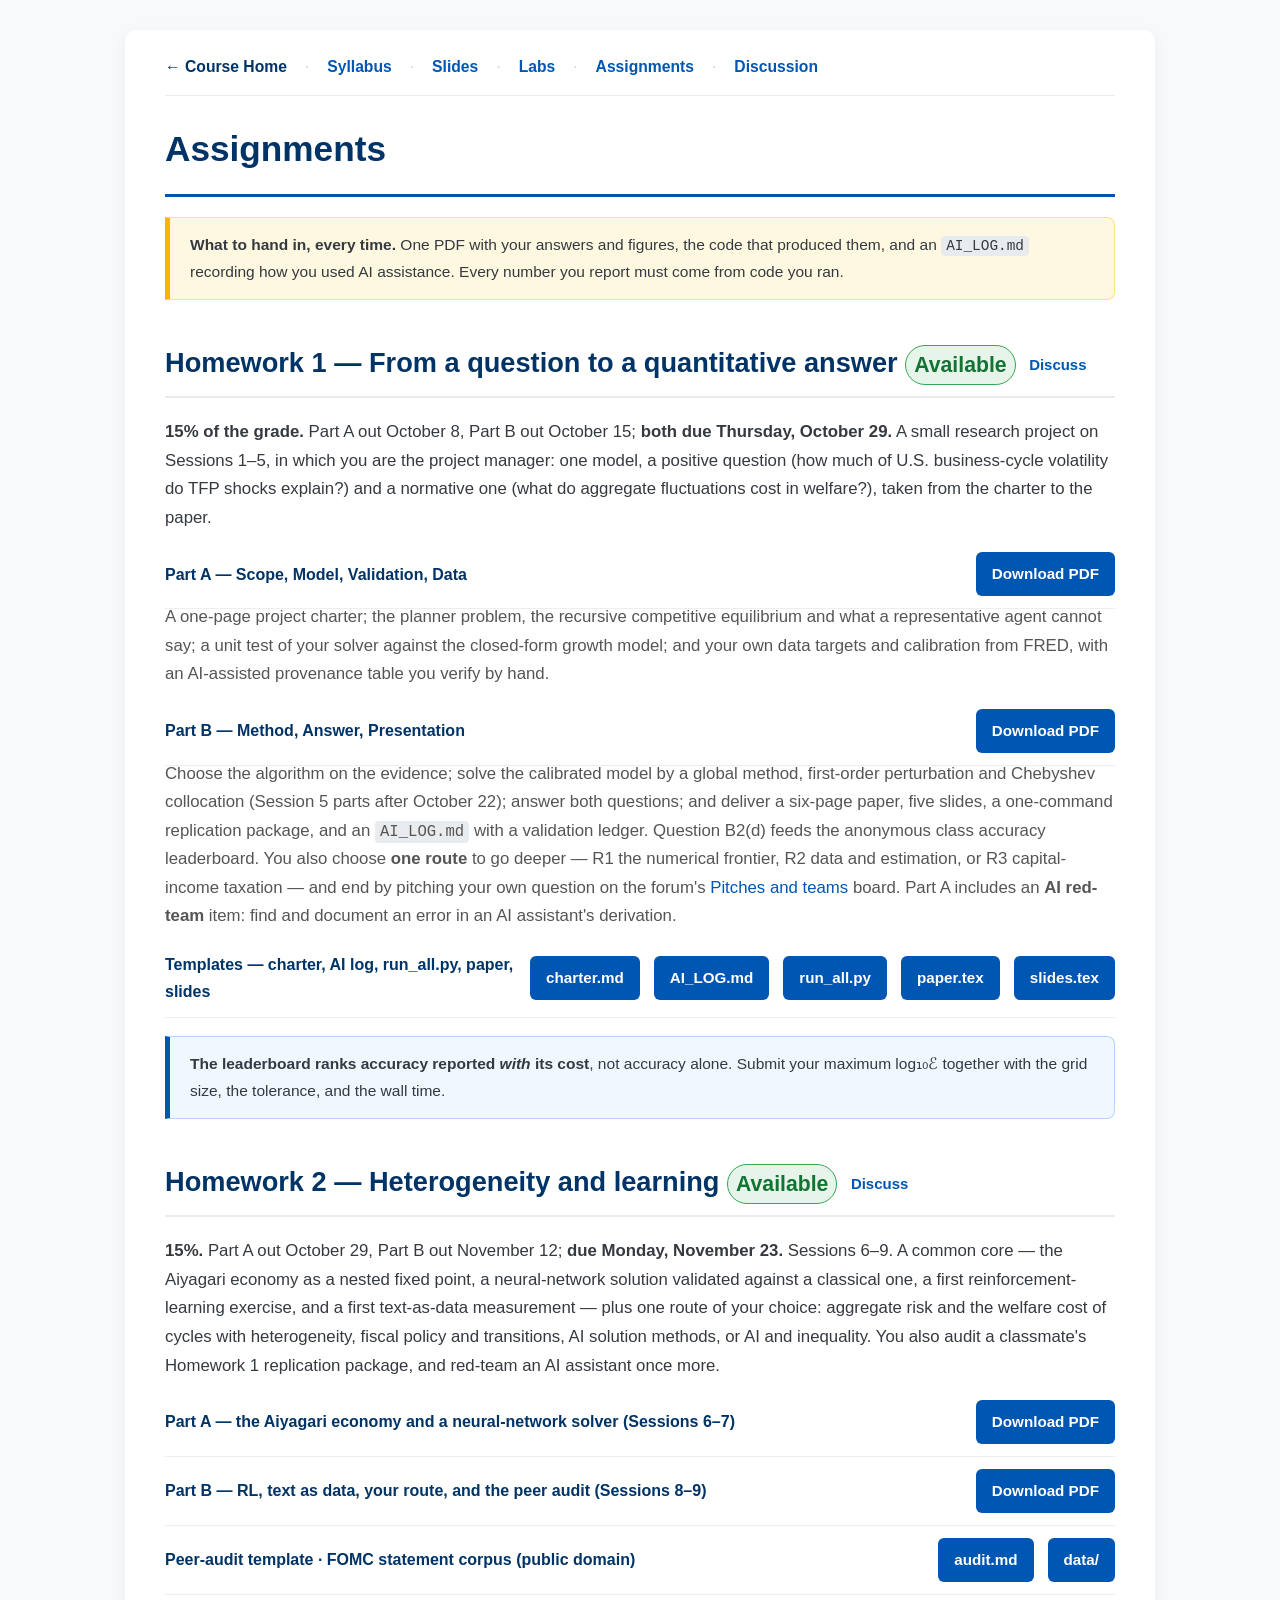
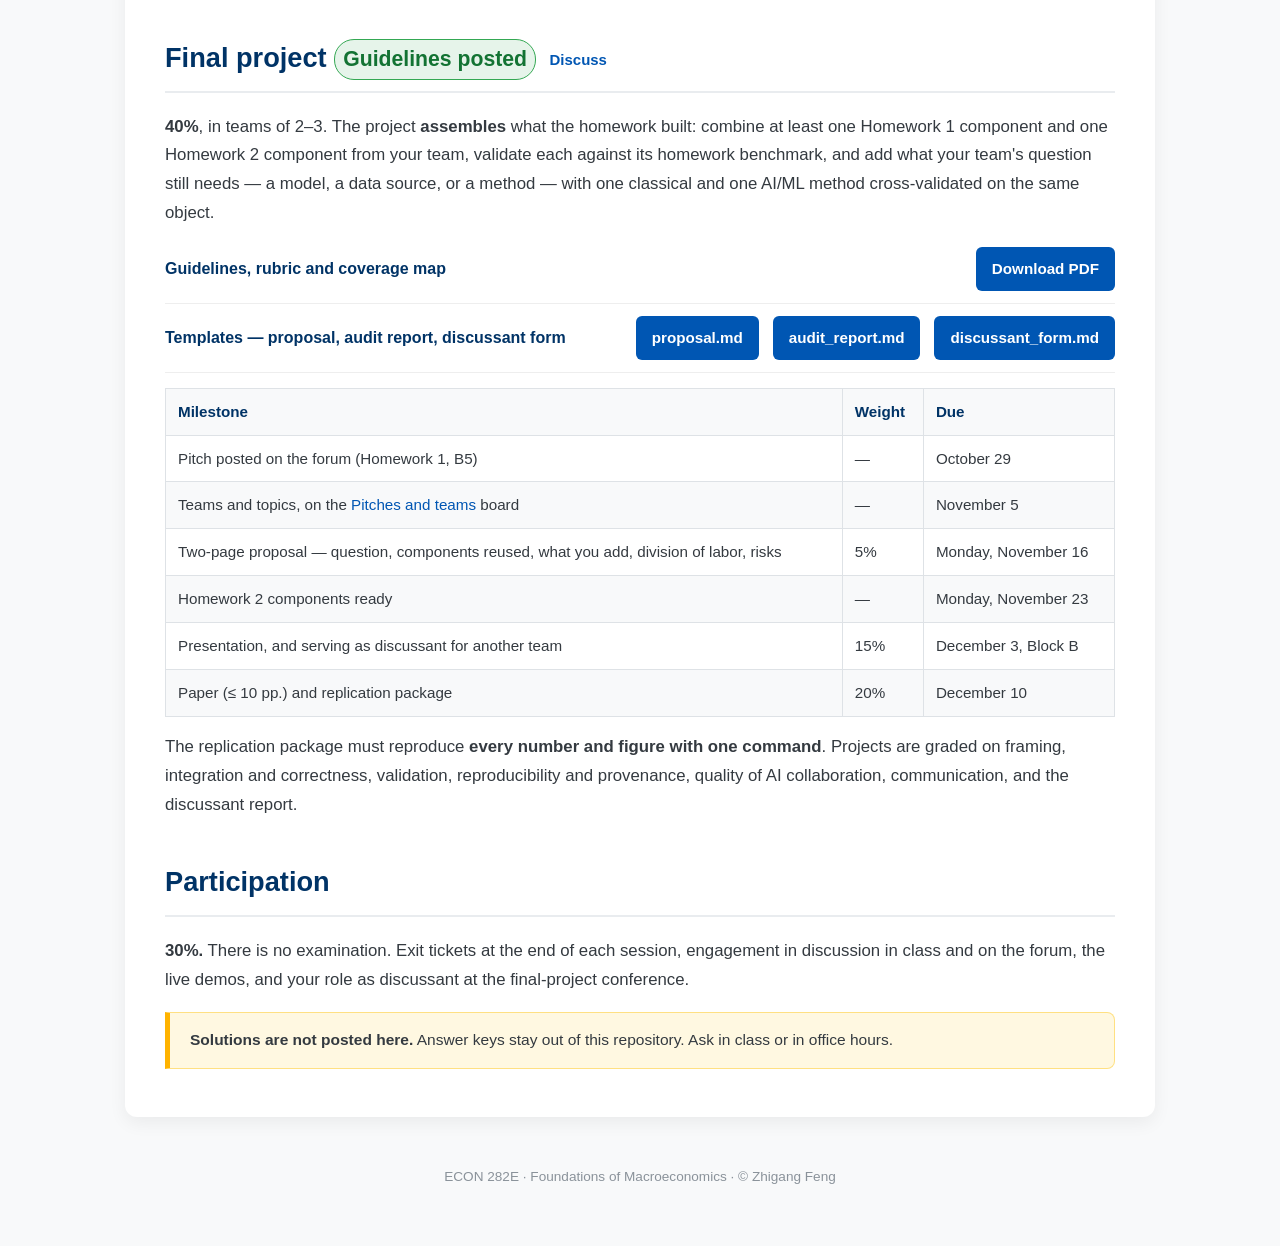
<file: assignments.html>
<!DOCTYPE html>
<html lang="en">
<head>
	<meta charset="UTF-8">
	<meta name="viewport" content="width=device-width, initial-scale=1.0">
	<meta name="robots" content="noindex, nofollow">
	<title>Assignments · ECON 282E</title>
	<link rel="stylesheet" href="assets/style.css">
</head>
<body>
	<div class="container">
		<nav class="topnav">
			<a class="home" href="index.html">← Course Home</a>
			<span class="sep">·</span><a href="syllabus.html">Syllabus</a>
			<span class="sep">·</span><a href="slides/index.html">Slides</a>
			<span class="sep">·</span><a href="labs/index.html">Labs</a>
			<span class="sep">·</span><a href="assignments.html">Assignments</a>
			<span class="sep">·</span><a href="forum/index.html">Discussion</a>
		</nav>

		<h1>Assignments</h1>

		<div class="notice">
			<strong>What to hand in, every time.</strong> One PDF with your answers and figures, the
			code that produced them, and an <code>AI_LOG.md</code> recording how you used AI
			assistance. Every number you report must come from code you ran.
		</div>

		<h2>Homework 1 &mdash; From a question to a quantitative answer <span class="badge badge-ready">Available</span> <a class="forum-discuss" href="forum/index.html?cat=hw1">Discuss</a></h2>
		<p><strong>15% of the grade.</strong> Part A out October 8, Part B out October 15;
		<strong>both due Thursday, October 29.</strong> A small research project on Sessions 1&ndash;5,
		in which you are the project manager: one model, a positive question (how much of U.S.
		business-cycle volatility do TFP shocks explain?) and a normative one (what do aggregate
		fluctuations cost in welfare?), taken from the charter to the paper.</p>

		<div class="res-row">
			<span class="res-name">Part A &mdash; Scope, Model, Validation, Data</span>
			<a class="btn" href="homeworks-exams/HW1/hw1a.pdf" download>Download PDF</a>
		</div>
		<p style="margin-top:-6px; color:#555;">A one-page project charter; the planner problem, the
		recursive competitive equilibrium and what a representative agent cannot say; a unit test of
		your solver against the closed-form growth model; and your own data targets and calibration
		from FRED, with an AI-assisted provenance table you verify by hand.</p>

		<div class="res-row">
			<span class="res-name">Part B &mdash; Method, Answer, Presentation</span>
			<a class="btn" href="homeworks-exams/HW1/hw1b.pdf" download>Download PDF</a>
		</div>
		<p style="margin-top:-6px; color:#555;">Choose the algorithm on the evidence; solve the
		calibrated model by a global method, first-order perturbation and Chebyshev collocation
		(Session 5 parts after October 22); answer both questions; and deliver a six-page paper, five
		slides, a one-command replication package, and an <code>AI_LOG.md</code> with a validation
		ledger. Question B2(d) feeds the anonymous class accuracy leaderboard. You also choose
		<strong>one route</strong> to go deeper &mdash; R1 the numerical frontier, R2 data and
		estimation, or R3 capital-income taxation &mdash; and end by pitching your own question on the
		forum's <a href="forum/index.html?cat=pitches">Pitches and teams</a> board. Part A includes an
		<strong>AI red-team</strong> item: find and document an error in an AI assistant's derivation.</p>

		<div class="res-row">
			<span class="res-name">Templates &mdash; charter, AI log, run_all.py, paper, slides</span>
			<a class="btn" href="homeworks-exams/HW1/templates/charter.md" download>charter.md</a>
			<a class="btn" href="homeworks-exams/HW1/templates/AI_LOG.md" download>AI_LOG.md</a>
			<a class="btn" href="homeworks-exams/HW1/templates/run_all.py" download>run_all.py</a>
			<a class="btn" href="homeworks-exams/HW1/templates/paper.tex" download>paper.tex</a>
			<a class="btn" href="homeworks-exams/HW1/templates/slides.tex" download>slides.tex</a>
		</div>

		<div class="notice info">
			<strong>The leaderboard ranks accuracy reported <em>with</em> its cost</strong>, not accuracy
			alone. Submit your maximum log&#8321;&#8320;&#8496; together with the grid size, the
			tolerance, and the wall time.
		</div>

		<h2>Homework 2 &mdash; Heterogeneity and learning <span class="badge badge-ready">Available</span> <a class="forum-discuss" href="forum/index.html?cat=hw2">Discuss</a></h2>
		<p><strong>15%.</strong> Part A out October 29, Part B out November 12; <strong>due Monday,
		November 23.</strong> Sessions 6&ndash;9. A common core &mdash; the Aiyagari economy as a nested
		fixed point, a neural-network solution validated against a classical one, a first
		reinforcement-learning exercise, and a first text-as-data measurement &mdash; plus one route of
		your choice: aggregate risk and the welfare cost of cycles with heterogeneity, fiscal policy and
		transitions, AI solution methods, or AI and inequality. You also audit a classmate's Homework 1
		replication package, and red-team an AI assistant once more.</p>

		<div class="res-row">
			<span class="res-name">Part A &mdash; the Aiyagari economy and a neural-network solver (Sessions 6&ndash;7)</span>
			<a class="btn" href="homeworks-exams/HW2/hw2a.pdf" download>Download PDF</a>
		</div>
		<div class="res-row">
			<span class="res-name">Part B &mdash; RL, text as data, your route, and the peer audit (Sessions 8&ndash;9)</span>
			<a class="btn" href="homeworks-exams/HW2/hw2b.pdf" download>Download PDF</a>
		</div>
		<div class="res-row">
			<span class="res-name">Peer-audit template &middot; FOMC statement corpus (public domain)</span>
			<a class="btn" href="homeworks-exams/HW2/audit.md" download>audit.md</a>
			<a class="btn" href="https://github.com/vonzhg/Macro-2026Fall/tree/main/homeworks-exams/HW2/data" target="_blank" rel="noopener">data/</a>
		</div>

		<h2>Final project <span class="badge badge-ready">Guidelines posted</span> <a class="forum-discuss" href="forum/index.html?cat=project">Discuss</a></h2>
		<p><strong>40%</strong>, in teams of 2&ndash;3. The project <strong>assembles</strong> what the
		homework built: combine at least one Homework 1 component and one Homework 2 component from your
		team, validate each against its homework benchmark, and add what your team's question still
		needs &mdash; a model, a data source, or a method &mdash; with one classical and one AI/ML method
		cross-validated on the same object.</p>
		<div class="res-row">
			<span class="res-name">Guidelines, rubric and coverage map</span>
			<a class="btn" href="homeworks-exams/FinalProject/guidelines.pdf" download>Download PDF</a>
		</div>
		<div class="res-row">
			<span class="res-name">Templates &mdash; proposal, audit report, discussant form</span>
			<a class="btn" href="homeworks-exams/FinalProject/templates/proposal.md" download>proposal.md</a>
			<a class="btn" href="homeworks-exams/FinalProject/templates/audit_report.md" download>audit_report.md</a>
			<a class="btn" href="homeworks-exams/FinalProject/templates/discussant_form.md" download>discussant_form.md</a>
		</div>
		<table>
			<thead><tr><th>Milestone</th><th>Weight</th><th>Due</th></tr></thead>
			<tbody>
				<tr><td>Pitch posted on the forum (Homework 1, B5)</td><td>&mdash;</td><td>October 29</td></tr>
				<tr><td>Teams and topics, on the <a href="forum/index.html?cat=pitches">Pitches and teams</a> board</td><td>&mdash;</td><td>November 5</td></tr>
				<tr><td>Two-page proposal &mdash; question, components reused, what you add, division of labor, risks</td><td>5%</td><td>Monday, November 16</td></tr>
				<tr><td>Homework 2 components ready</td><td>&mdash;</td><td>Monday, November 23</td></tr>
				<tr><td>Presentation, and serving as discussant for another team</td><td>15%</td><td>December 3, Block B</td></tr>
				<tr><td>Paper (&le; 10 pp.) and replication package</td><td>20%</td><td>December 10</td></tr>
			</tbody>
		</table>
		<p>The replication package must reproduce <strong>every number and figure with one
		command</strong>. Projects are graded on framing, integration and correctness, validation,
		reproducibility and provenance, quality of AI collaboration, communication, and the discussant
		report.</p>

		<h2>Participation</h2>
		<p><strong>30%.</strong> There is no examination. Exit tickets at the end of each session, engagement
		in discussion in class and on the forum, the live demos, and your role as discussant at the
		final-project conference.</p>

		<div class="notice">
			<strong>Solutions are not posted here.</strong> Answer keys stay out of this repository. Ask in class or in office hours.
		</div>
	</div>

	<div class="site-footer">
		ECON&nbsp;282E &middot; Foundations of Macroeconomics &middot; &copy; Zhigang Feng
	</div>
</body>
</html>
</file>
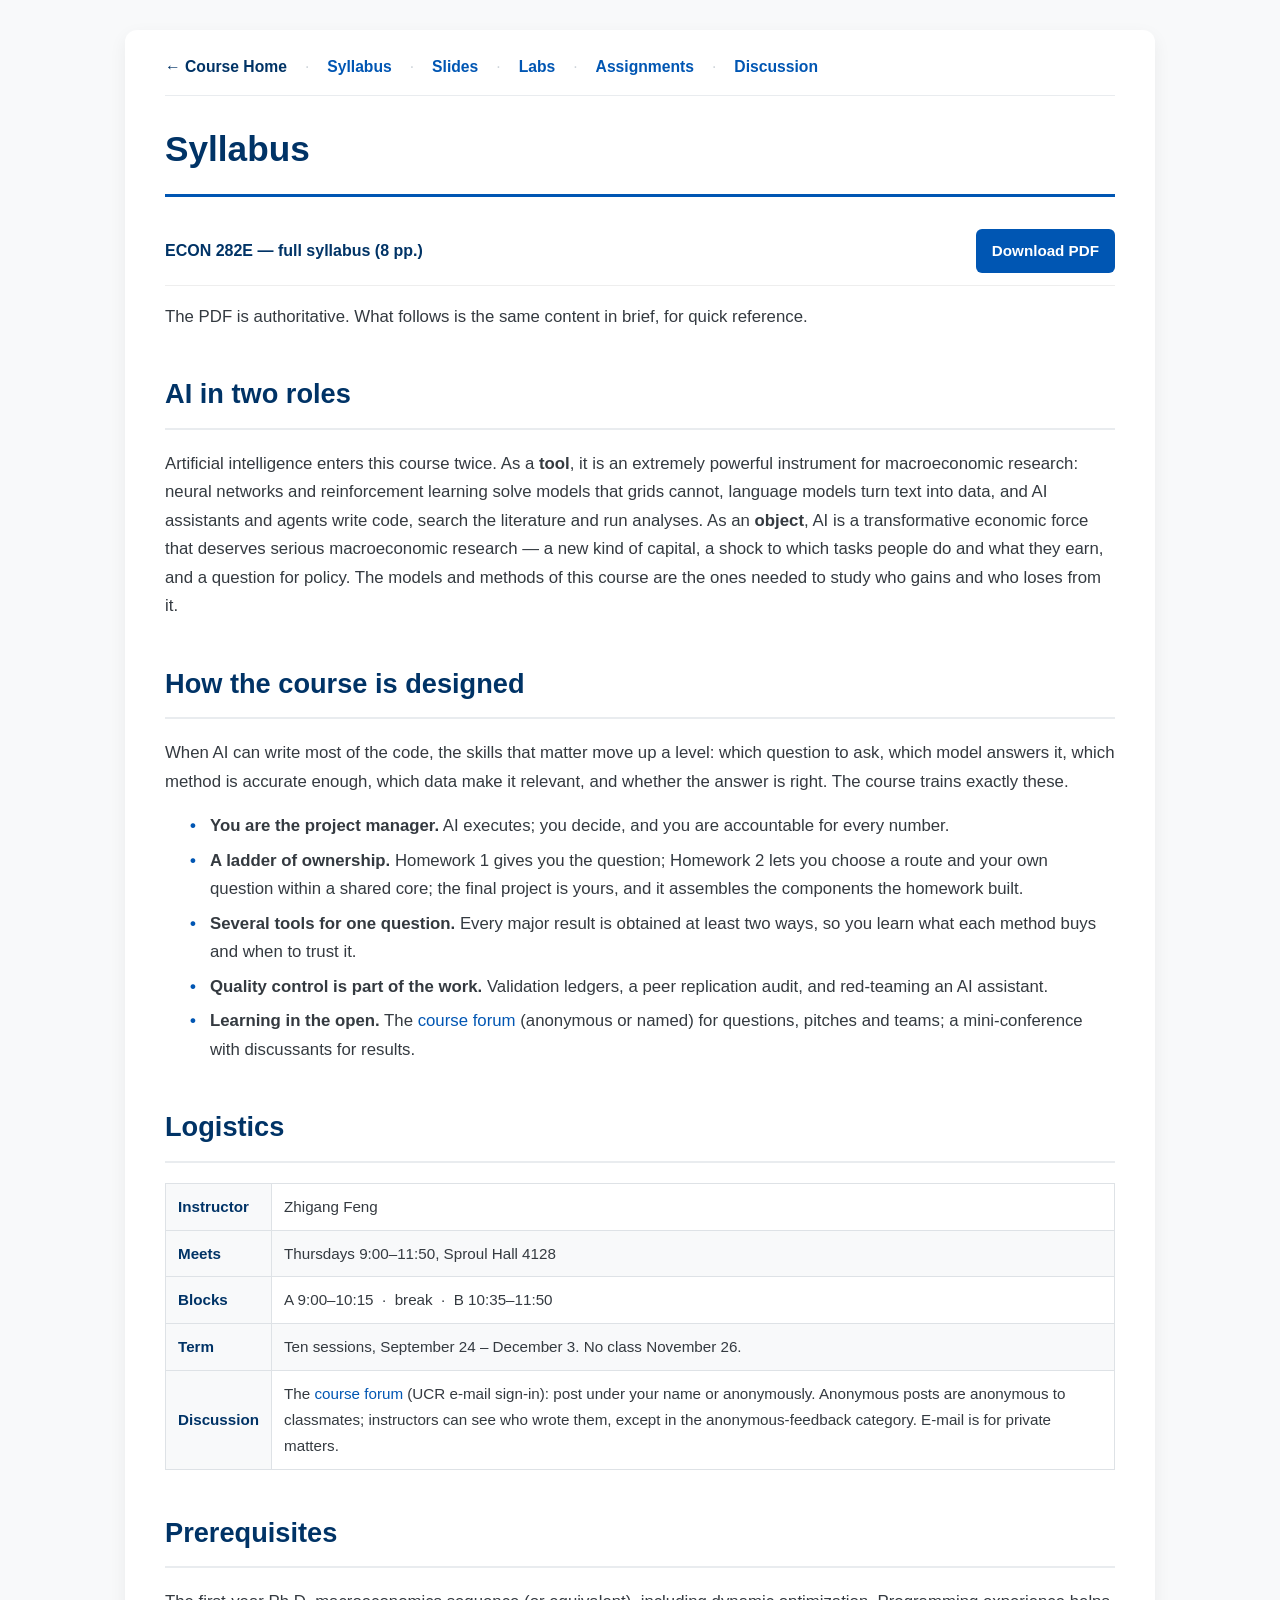
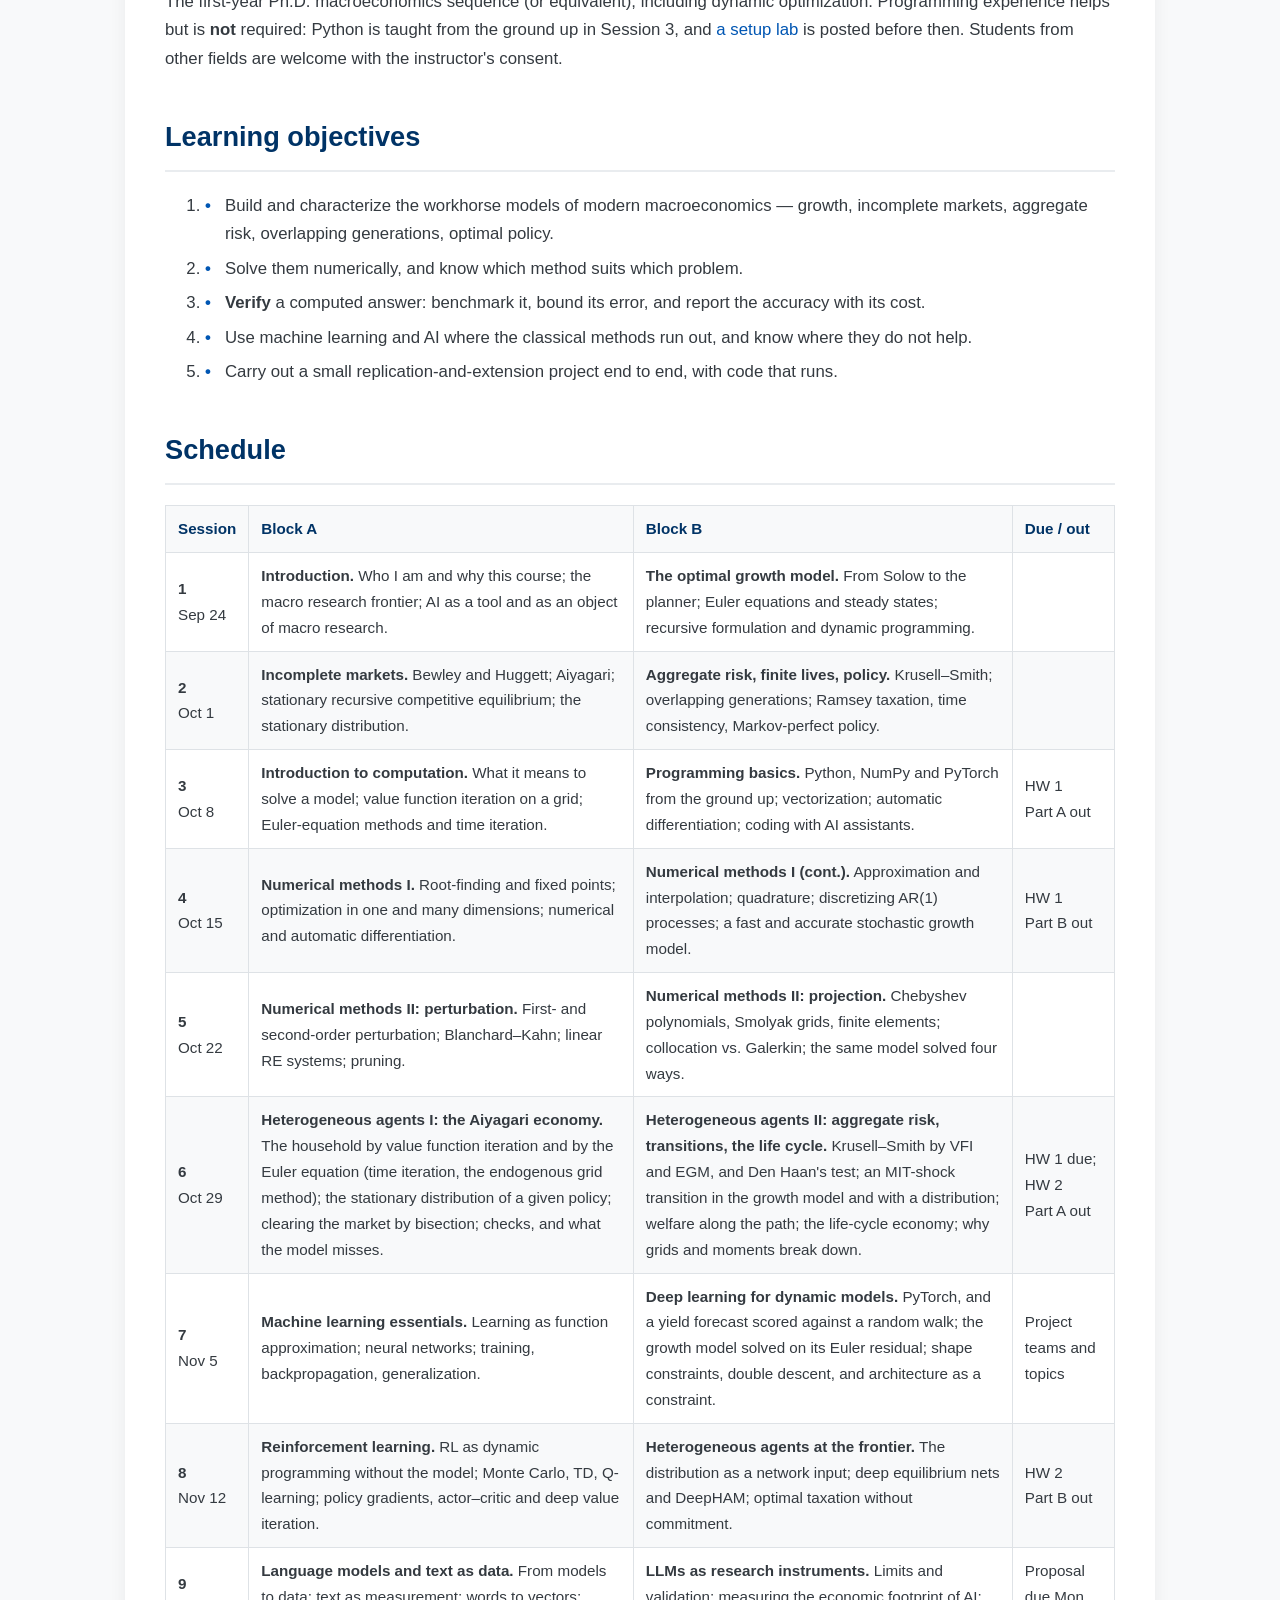
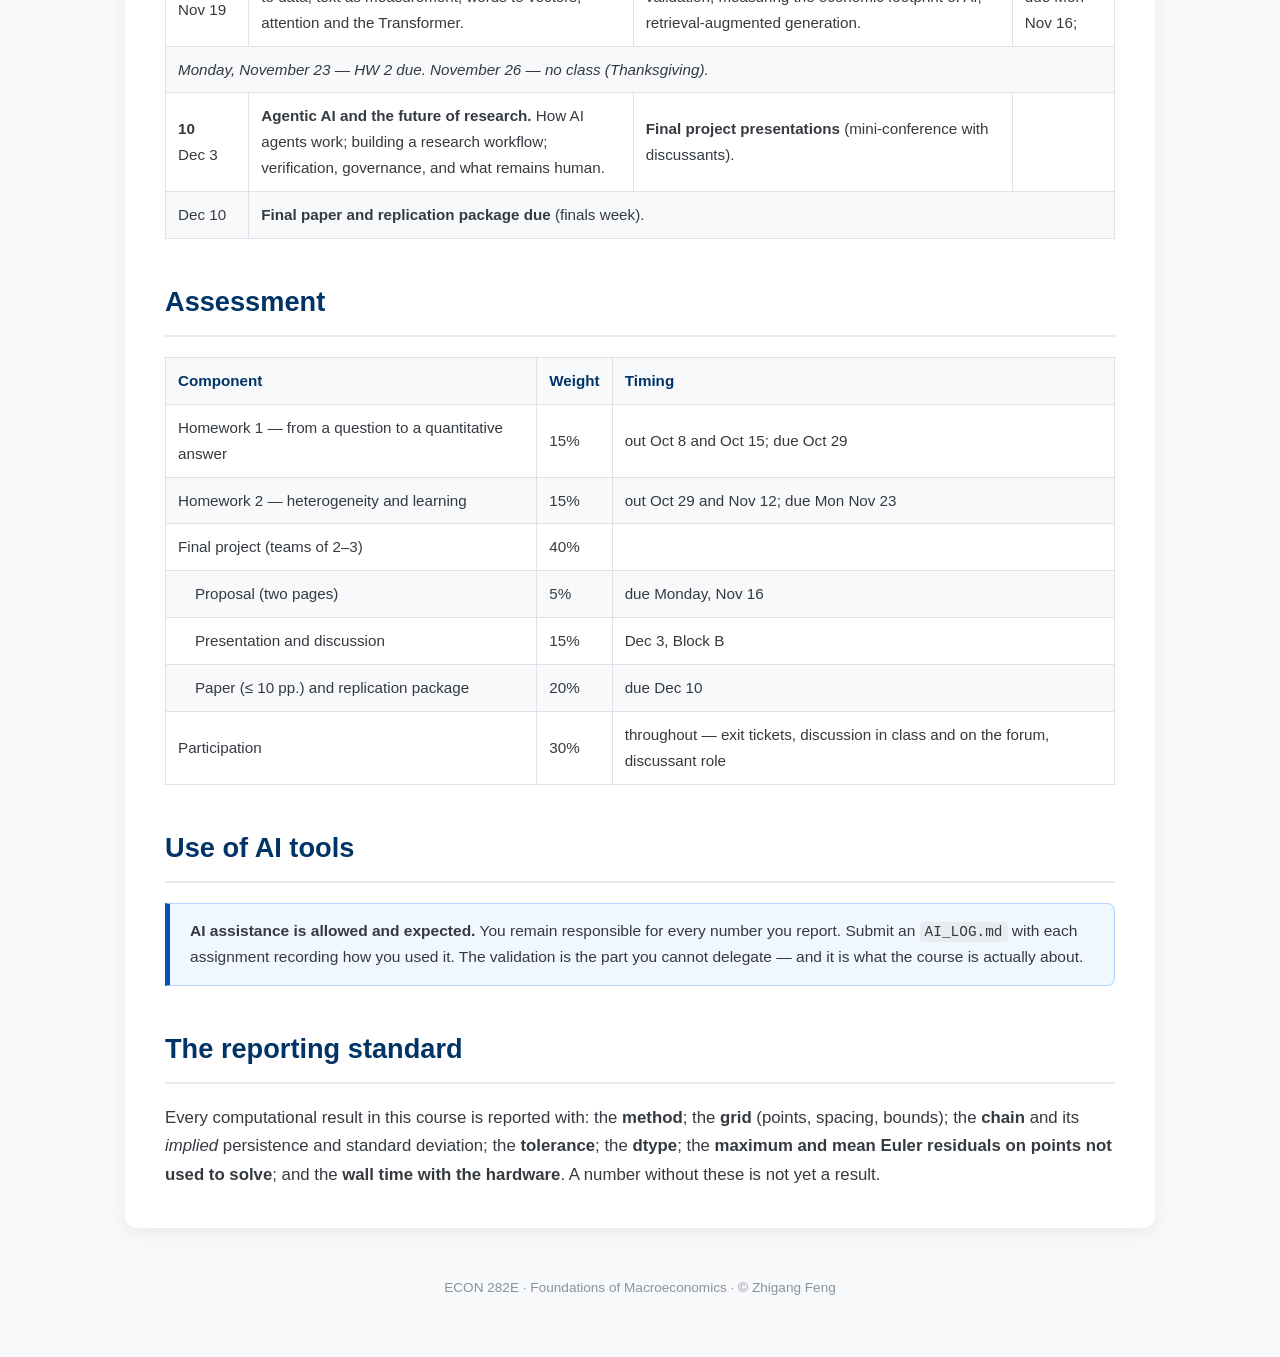
<file: syllabus.html>
<!DOCTYPE html>
<html lang="en">
<head>
	<meta charset="UTF-8">
	<meta name="viewport" content="width=device-width, initial-scale=1.0">
	<meta name="robots" content="noindex, nofollow">
	<title>Syllabus · ECON 282E</title>
	<link rel="stylesheet" href="assets/style.css">
</head>
<body>
	<div class="container">
		<nav class="topnav">
			<a class="home" href="index.html">← Course Home</a>
			<span class="sep">·</span><a href="syllabus.html">Syllabus</a>
			<span class="sep">·</span><a href="slides/index.html">Slides</a>
			<span class="sep">·</span><a href="labs/index.html">Labs</a>
			<span class="sep">·</span><a href="assignments.html">Assignments</a>
			<span class="sep">·</span><a href="forum/index.html">Discussion</a>
		</nav>

		<h1>Syllabus</h1>

		<div class="res-row">
			<span class="res-name">ECON 282E &mdash; full syllabus (8 pp.)</span>
			<a class="btn" href="syllabus/syllabus.pdf" download>Download PDF</a>
		</div>

		<p>The PDF is authoritative. What follows is the same content in brief, for quick reference.</p>

		<h2>AI in two roles</h2>
		<p>Artificial intelligence enters this course twice. As a <strong>tool</strong>, it is an
		extremely powerful instrument for macroeconomic research: neural networks and reinforcement
		learning solve models that grids cannot, language models turn text into data, and AI assistants
		and agents write code, search the literature and run analyses. As an <strong>object</strong>, AI is
		a transformative economic force that deserves serious macroeconomic research &mdash; a new kind
		of capital, a shock to which tasks people do and what they earn, and a question for policy. The
		models and methods of this course are the ones needed to study who gains and who loses from it.</p>

		<h2>How the course is designed</h2>
		<p>When AI can write most of the code, the skills that matter move up a level: which question to
		ask, which model answers it, which method is accurate enough, which data make it relevant, and
		whether the answer is right. The course trains exactly these.</p>
		<ul>
			<li><strong>You are the project manager.</strong> AI executes; you decide, and you are accountable for every number.</li>
			<li><strong>A ladder of ownership.</strong> Homework 1 gives you the question; Homework 2 lets you choose a route and your own question within a shared core; the final project is yours, and it assembles the components the homework built.</li>
			<li><strong>Several tools for one question.</strong> Every major result is obtained at least two ways, so you learn what each method buys and when to trust it.</li>
			<li><strong>Quality control is part of the work.</strong> Validation ledgers, a peer replication audit, and red-teaming an AI assistant.</li>
			<li><strong>Learning in the open.</strong> The <a href="forum/index.html">course forum</a> (anonymous or named) for questions, pitches and teams; a mini-conference with discussants for results.</li>
		</ul>

		<h2>Logistics</h2>
		<table>
			<tbody>
				<tr><th>Instructor</th><td>Zhigang Feng</td></tr>
				<tr><th>Meets</th><td>Thursdays 9:00&ndash;11:50, Sproul Hall 4128</td></tr>
				<tr><th>Blocks</th><td>A 9:00&ndash;10:15 &nbsp;·&nbsp; break &nbsp;·&nbsp; B 10:35&ndash;11:50</td></tr>
				<tr><th>Term</th><td>Ten sessions, September 24 &ndash; December 3. No class November 26.</td></tr>
				<tr><th>Discussion</th><td>The <a href="forum/index.html">course forum</a> (UCR e-mail sign-in): post under your name or anonymously. Anonymous posts are anonymous to classmates; instructors can see who wrote them, except in the anonymous-feedback category. E-mail is for private matters.</td></tr>
			</tbody>
		</table>

		<h2>Prerequisites</h2>
		<p>The first-year Ph.D. macroeconomics sequence (or equivalent), including dynamic optimization.
		Programming experience helps but is <strong>not</strong> required: Python is taught from the
		ground up in Session&nbsp;3, and <a href="labs/L00_Getting_Started.ipynb">a setup lab</a> is
		posted before then. Students from other fields are welcome with the instructor's consent.</p>

		<h2>Learning objectives</h2>
		<ol>
			<li>Build and characterize the workhorse models of modern macroeconomics &mdash; growth,
				incomplete markets, aggregate risk, overlapping generations, optimal policy.</li>
			<li>Solve them numerically, and know which method suits which problem.</li>
			<li><strong>Verify</strong> a computed answer: benchmark it, bound its error, and report the
				accuracy with its cost.</li>
			<li>Use machine learning and AI where the classical methods run out, and know where they do
				not help.</li>
			<li>Carry out a small replication-and-extension project end to end, with code that runs.</li>
		</ol>

		<h2>Schedule</h2>
		<table>
			<thead><tr><th>Session</th><th>Block A</th><th>Block B</th><th>Due / out</th></tr></thead>
			<tbody>
				<tr><td><strong>1</strong><br>Sep 24</td><td><strong>Introduction.</strong> Who I am and why this course; the macro research frontier; AI as a tool and as an object of macro research.</td><td><strong>The optimal growth model.</strong> From Solow to the planner; Euler equations and steady states; recursive formulation and dynamic programming.</td><td></td></tr>
				<tr><td><strong>2</strong><br>Oct 1</td><td><strong>Incomplete markets.</strong> Bewley and Huggett; Aiyagari; stationary recursive competitive equilibrium; the stationary distribution.</td><td><strong>Aggregate risk, finite lives, policy.</strong> Krusell&ndash;Smith; overlapping generations; Ramsey taxation, time consistency, Markov-perfect policy.</td><td></td></tr>
				<tr><td><strong>3</strong><br>Oct 8</td><td><strong>Introduction to computation.</strong> What it means to solve a model; value function iteration on a grid; Euler-equation methods and time iteration.</td><td><strong>Programming basics.</strong> Python, NumPy and PyTorch from the ground up; vectorization; automatic differentiation; coding with AI assistants.</td><td>HW&nbsp;1 Part&nbsp;A out</td></tr>
				<tr><td><strong>4</strong><br>Oct 15</td><td><strong>Numerical methods I.</strong> Root-finding and fixed points; optimization in one and many dimensions; numerical and automatic differentiation.</td><td><strong>Numerical methods I (cont.).</strong> Approximation and interpolation; quadrature; discretizing AR(1) processes; a fast and accurate stochastic growth model.</td><td>HW&nbsp;1 Part&nbsp;B out</td></tr>
				<tr><td><strong>5</strong><br>Oct 22</td><td><strong>Numerical methods II: perturbation.</strong> First- and second-order perturbation; Blanchard&ndash;Kahn; linear RE systems; pruning.</td><td><strong>Numerical methods II: projection.</strong> Chebyshev polynomials, Smolyak grids, finite elements; collocation vs. Galerkin; the same model solved four ways.</td><td></td></tr>
				<tr><td><strong>6</strong><br>Oct 29</td><td><strong>Heterogeneous agents I: the Aiyagari economy.</strong> The household by value function iteration and by the Euler equation (time iteration, the endogenous grid method); the stationary distribution of a given policy; clearing the market by bisection; checks, and what the model misses.</td><td><strong>Heterogeneous agents II: aggregate risk, transitions, the life cycle.</strong> Krusell&ndash;Smith by VFI and EGM, and Den Haan's test; an MIT-shock transition in the growth model and with a distribution; welfare along the path; the life-cycle economy; why grids and moments break down.</td><td>HW&nbsp;1 due; HW&nbsp;2 Part&nbsp;A out</td></tr>
				<tr><td><strong>7</strong><br>Nov 5</td><td><strong>Machine learning essentials.</strong> Learning as function approximation; neural networks; training, backpropagation, generalization.</td><td><strong>Deep learning for dynamic models.</strong> PyTorch, and a yield forecast scored against a random walk; the growth model solved on its Euler residual; shape constraints, double descent, and architecture as a constraint.</td><td>Project teams and topics</td></tr>
				<tr><td><strong>8</strong><br>Nov 12</td><td><strong>Reinforcement learning.</strong> RL as dynamic programming without the model; Monte Carlo, TD, Q-learning; policy gradients, actor&ndash;critic and deep value iteration.</td><td><strong>Heterogeneous agents at the frontier.</strong> The distribution as a network input; deep equilibrium nets and DeepHAM; optimal taxation without commitment.</td><td>HW&nbsp;2 Part&nbsp;B out</td></tr>
				<tr><td><strong>9</strong><br>Nov 19</td><td><strong>Language models and text as data.</strong> From models to data; text as measurement; words to vectors; attention and the Transformer.</td><td><strong>LLMs as research instruments.</strong> Limits and validation; measuring the economic footprint of AI; retrieval-augmented generation.</td><td>Proposal due Mon Nov&nbsp;16;<br></td></tr>
				<tr><td colspan="4"><em>Monday, November 23 &mdash; HW&nbsp;2 due. November 26 &mdash; no class (Thanksgiving).</em></td></tr>
				<tr><td><strong>10</strong><br>Dec 3</td><td><strong>Agentic AI and the future of research.</strong> How AI agents work; building a research workflow; verification, governance, and what remains human.</td><td><strong>Final project presentations</strong> (mini-conference with discussants).</td><td></td></tr>
				<tr><td>Dec 10</td><td colspan="3"><strong>Final paper and replication package due</strong> (finals week).</td></tr>
			</tbody>
		</table>

		<h2>Assessment</h2>
		<table>
			<thead><tr><th>Component</th><th>Weight</th><th>Timing</th></tr></thead>
			<tbody>
				<tr><td>Homework 1 &mdash; from a question to a quantitative answer</td><td>15%</td><td>out Oct 8 and Oct 15; due Oct 29</td></tr>
				<tr><td>Homework 2 &mdash; heterogeneity and learning</td><td>15%</td><td>out Oct 29 and Nov 12; due Mon Nov 23</td></tr>
				<tr><td>Final project (teams of 2&ndash;3)</td><td>40%</td><td></td></tr>
				<tr><td>&nbsp;&nbsp;&nbsp;&nbsp;Proposal (two pages)</td><td>5%</td><td>due Monday, Nov 16</td></tr>
				<tr><td>&nbsp;&nbsp;&nbsp;&nbsp;Presentation and discussion</td><td>15%</td><td>Dec 3, Block B</td></tr>
				<tr><td>&nbsp;&nbsp;&nbsp;&nbsp;Paper (≤ 10 pp.) and replication package</td><td>20%</td><td>due Dec 10</td></tr>
				<tr><td>Participation</td><td>30%</td><td>throughout &mdash; exit tickets, discussion in class and on the forum, discussant role</td></tr>
			</tbody>
		</table>

		<h2>Use of AI tools</h2>
		<div class="notice info">
			<strong>AI assistance is allowed and expected.</strong> You remain responsible for every
			number you report. Submit an <code>AI_LOG.md</code> with each assignment recording how you
			used it. The validation is the part you cannot delegate &mdash; and it is what the course
			is actually about.
		</div>

		<h2>The reporting standard</h2>
		<p>Every computational result in this course is reported with: the <strong>method</strong>; the
		<strong>grid</strong> (points, spacing, bounds); the <strong>chain</strong> and its
		<em>implied</em> persistence and standard deviation; the <strong>tolerance</strong>; the
		<strong>dtype</strong>; the <strong>maximum and mean Euler residuals on points not used to
		solve</strong>; and the <strong>wall time with the hardware</strong>. A number without these is
		not yet a result.</p>
	</div>

	<div class="site-footer">
		ECON&nbsp;282E &middot; Foundations of Macroeconomics &middot; &copy; Zhigang Feng
	</div>
</body>
</html>
</file>
<file: assets/style.css>
/* ============================================================
   AI for Economic Research — shared stylesheet
   Base rules carried over from the course syllabus so every
   page reads as one system; component classes added below.
   ============================================================ */

body {
	font-family: -apple-system, BlinkMacSystemFont, "Segoe UI", Roboto, Helvetica, Arial, sans-serif;
	line-height: 1.7;
	background-color: #f8f9fa;
	color: #343a40;
	margin: 0;
	padding: 0;
}
.container {
	max-width: 950px;
	margin: 30px auto;
	padding: 30px 40px;
	background-color: #ffffff;
	border-radius: 12px;
	box-shadow: 0 6px 18px rgba(0,0,0,0.06);
}
h1 {
	font-size: 2.2em;
	color: #003366;
	border-bottom: 3px solid #0056b3;
	padding-bottom: 15px;
	margin-bottom: 20px;
	font-weight: 700;
}
h2 {
	font-size: 1.7em;
	color: #003366;
	border-bottom: 2px solid #e9ecef;
	padding-bottom: 10px;
	margin-top: 40px;
	margin-bottom: 20px;
	font-weight: 600;
}
h3 {
	font-size: 1.35em;
	color: #0056b3;
	margin-top: 25px;
	margin-bottom: 10px;
	font-weight: 600;
}
.instructor-info {
	background-color: #f8f9fa;
	border-left: 5px solid #0056b3;
	padding: 15px 25px;
	margin-bottom: 25px;
	border-radius: 0 8px 8px 0;
}
.instructor-info p { margin: 6px 0; font-size: 1.05em; }
.instructor-info a { color: #0056b3; text-decoration: none; font-weight: 500; }
.instructor-info a:hover { text-decoration: underline; }
p, li { font-size: 1.05em; margin-bottom: 8px; }
ul { list-style-type: none; padding-left: 25px; }
li { position: relative; padding-left: 20px; margin-bottom: 6px; }
li::before {
	content: '\2022';
	color: #0056b3;
	font-weight: bold;
	display: inline-block;
	width: 1em;
	margin-left: -20px;
	position: absolute;
	top: 0;
}
ul ul { margin-top: 6px; padding-left: 20px; }
ul ul li::before { content: '\2013'; color: #555; font-weight: normal; }
code {
	font-family: "SFMono-Regular", Consolas, "Liberation Mono", Menlo, Courier, monospace;
	background-color: #e9ecef;
	padding: 2px 5px;
	border-radius: 4px;
	font-size: 0.93em;
}
.session-box {
	background-color: #fdfdfd;
	border: 1px solid #e0e0e0;
	border-left: 5px solid #0056b3;
	padding: 18px 22px;
	margin: 18px 0;
	border-radius: 0 8px 8px 0;
}
.session-box h3 { margin-top: 0; color: #003366; }
.session-meta { font-size: 0.95em; color: #555; margin-bottom: 10px; }
.lab-tag {
	display: inline-block;
	background-color: #fff3e0;
	border: 1px solid #ff9800;
	color: #e65100;
	padding: 2px 8px;
	border-radius: 4px;
	font-size: 0.85em;
	font-weight: 600;
}
.competency-box {
	background-color: #fdfdfd;
	border: 1px solid #e0e0e0;
	border-left: 5px solid #17a2b8;
	padding: 18px 22px;
	margin: 20px 0;
	border-radius: 0 8px 8px 0;
}
.competency-box h3 { margin-top: 0; color: #17a2b8; }
.ecosystem-box {
	background: linear-gradient(135deg, #f0f7ff 0%, #fff8f0 100%);
	border: 1px solid #ccd;
	border-left: 5px solid #003366;
	padding: 18px 24px;
	margin: 25px 0;
	border-radius: 0 8px 8px 0;
}
.ecosystem-box h3 { margin-top: 0; color: #003366; font-size: 1.15em; }
.ecosystem-box .eco-arrow { color: #0056b3; font-weight: 700; margin: 0 8px; }
.supp-box {
	background-color: #f0f7ff;
	border: 1px solid #b3d4fc;
	padding: 18px 22px;
	margin: 18px 0;
	border-radius: 8px;
}
.supp-box h3 { margin-top: 0; color: #003366; }
a { color: #0056b3; text-decoration: none; }
a:hover { text-decoration: underline; }
table {
	width: 100%;
	border-collapse: collapse;
	margin: 15px 0;
	font-size: 0.95em;
}
th, td { border: 1px solid #dee2e6; padding: 10px 12px; text-align: left; }
th { background-color: #f8f9fa; color: #003366; font-weight: 600; }
tr:nth-child(even) { background-color: #f8f9fa; }

/* ============================================================
   Component classes — landing / slides / labs pages
   ============================================================ */

/* Top navigation bar */
.topnav {
	display: flex;
	flex-wrap: wrap;
	gap: 8px 18px;
	align-items: center;
	font-size: 0.98em;
	margin: -6px 0 22px;
	padding-bottom: 14px;
	border-bottom: 1px solid #e9ecef;
}
.topnav a { font-weight: 600; }
.topnav .sep { color: #ced4da; }
.topnav .home { color: #003366; }

/* Quick-link buttons row on the landing page */
.quicklinks {
	display: grid;
	grid-template-columns: repeat(auto-fit, minmax(180px, 1fr));
	gap: 14px;
	margin: 24px 0 8px;
}
.quicklink {
	display: block;
	text-decoration: none;
	background: #fdfdfd;
	border: 1px solid #e0e0e0;
	border-left: 5px solid #0056b3;
	border-radius: 0 8px 8px 0;
	padding: 16px 20px;
	transition: box-shadow .15s, transform .15s;
}
.quicklink:hover { box-shadow: 0 4px 12px rgba(0,0,0,0.08); transform: translateY(-1px); text-decoration: none; }
.quicklink .ql-title { font-weight: 700; color: #003366; font-size: 1.1em; }
.quicklink .ql-sub { color: #666; font-size: 0.9em; }

/* Lecture card grid */
.lecture-grid {
	display: grid;
	grid-template-columns: repeat(auto-fill, minmax(260px, 1fr));
	gap: 16px;
	margin: 18px 0;
}
.lecture-card {
	border: 1px solid #e0e0e0;
	border-radius: 8px;
	padding: 16px 18px;
	background: #fdfdfd;
}
.lecture-card .lec-num {
	font-size: 0.8em;
	font-weight: 700;
	color: #0056b3;
	letter-spacing: .05em;
	text-transform: uppercase;
}
.lecture-card .lec-title { font-weight: 600; color: #003366; margin: 2px 0 10px; display: block; }
.lecture-card .lec-links { font-size: 0.92em; }
.lecture-card .lec-links a { margin-right: 12px; }

/* Status badges */
.badge {
	display: inline-block;
	padding: 1px 8px;
	border-radius: 20px;
	font-size: 0.78em;
	font-weight: 600;
	vertical-align: middle;
}
.badge-ready { background: #e6f4ea; border: 1px solid #34a853; color: #137333; }
.badge-soon  { background: #f1f3f4; border: 1px solid #bdc1c6; color: #5f6368; }
.badge-lock  { background: #fff3e0; border: 1px solid #ff9800; color: #e65100; }

/* Codespaces / action button */
.btn {
	display: inline-block;
	background: #0056b3;
	color: #fff !important;
	padding: 9px 16px;
	border-radius: 6px;
	font-weight: 600;
	font-size: 0.95em;
	text-decoration: none;
}
.btn:hover { background: #003f86; text-decoration: none; }
.btn-ghost { background: #fff; color: #0056b3 !important; border: 1px solid #0056b3; }
.btn-ghost:hover { background: #f0f7ff; }

/* Download / resource list rows */
.res-row {
	display: flex;
	flex-wrap: wrap;
	align-items: center;
	gap: 10px 14px;
	padding: 12px 0;
	border-bottom: 1px solid #eee;
}
.res-row:last-child { border-bottom: none; }
.res-row .res-name { font-weight: 600; color: #003366; flex: 1; min-width: 200px; }

/* Callout / notice box */
.notice {
	background: #fff8e1;
	border: 1px solid #ffe082;
	border-left: 5px solid #ffb300;
	border-radius: 0 8px 8px 0;
	padding: 14px 20px;
	margin: 18px 0;
	font-size: 0.97em;
}
.notice.info { background: #f0f7ff; border-color: #b3d4fc; border-left-color: #0056b3; }

/* Footer */
.site-footer {
	max-width: 950px;
	margin: 0 auto 40px;
	padding: 18px 40px;
	color: #8a929a;
	font-size: 0.85em;
	text-align: center;
}

@media (max-width: 640px) {
	.container { margin: 12px; padding: 20px 18px; }
	h1 { font-size: 1.7em; }
}

/* ============================================================
   Discussion forum (forum/index.html)
   ============================================================ */
.forum-about { background: #f0f7ff; border: 1px solid #b3d4fc; border-radius: 8px; padding: 10px 18px; margin: 0 0 20px; }
.forum-about summary { cursor: pointer; color: #003366; }
.forum-about ul { margin: 10px 0 4px; }
.forum-muted { color: #6c757d; font-size: 0.93em; }
.forum-h2 { font-size: 1.45em; margin-top: 6px; }
.forum-h3 { font-size: 1.1em; margin: 0 0 8px; color: #003366; }
.forum-panel { max-width: 640px; }
.forum-userbar { display: flex; flex-wrap: wrap; justify-content: space-between; gap: 6px 16px; font-size: 0.95em;
	color: #555; padding: 8px 0 12px; border-bottom: 1px solid #e9ecef; margin-bottom: 14px; }
.forum-userbar-actions a { margin-left: 14px; }
.forum-toolbar { display: flex; flex-wrap: wrap; gap: 8px 10px; align-items: center; margin-bottom: 12px; }
.forum-toolbar input[type=search] { flex: 1; min-width: 160px; }
.forum-toolbar select, .forum-toolbar input, .forum-form input[type=text], .forum-form input[type=email],
.forum-form select, .forum-form textarea {
	font: inherit; font-size: 0.97em; padding: 8px 10px; border: 1px solid #ced4da; border-radius: 6px; background: #fff; box-sizing: border-box; }
.forum-toolbar button.btn, .forum-form button.btn { border: 1px solid #0056b3; cursor: pointer; font: inherit; font-weight: 600; font-size: 0.95em; }
.forum-form { display: flex; flex-direction: column; gap: 12px; }
.forum-form label { display: flex; flex-direction: column; gap: 4px; font-weight: 600; color: #003366; font-size: 0.95em; }
.forum-form textarea { width: 100%; min-height: 140px; font-family: "SFMono-Regular", Consolas, Menlo, monospace; font-size: 0.92em; line-height: 1.5; }
.forum-form label.forum-anon { flex-direction: row; flex-wrap: wrap; align-items: baseline; gap: 6px; font-weight: 600; }
.forum-anon-note { font-weight: 400; flex-basis: 100%; }
.forum-actions { display: flex; flex-wrap: wrap; gap: 10px; }
.forum-catinfo { color: #555; font-size: 0.95em; margin: 0 0 8px; }
.forum-list { border-top: 1px solid #e9ecef; }
.forum-row { display: flex; gap: 14px; align-items: center; padding: 12px 6px; border-bottom: 1px solid #e9ecef; color: inherit; }
.forum-row:hover { background: #f8f9fa; text-decoration: none; }
.forum-row.is-pinned { background: #fffdf2; }
.forum-row.is-hidden { opacity: 0.6; }
.forum-row-main { flex: 1; min-width: 0; display: flex; flex-direction: column; gap: 2px; }
.forum-row-title { font-weight: 600; color: #003366; overflow-wrap: anywhere; }
.forum-row-meta { font-size: 0.88em; color: #6c757d; }
.forum-row-count { text-align: center; min-width: 52px; font-weight: 700; color: #0056b3; font-size: 1.1em; line-height: 1.1; }
.forum-row-count small { display: block; font-weight: 400; font-size: 0.68em; color: #6c757d; }
.forum-chip { display: inline-block; background: #e9ecef; border-radius: 4px; padding: 0 6px; margin-right: 6px; font-size: 0.92em; color: #495057; }
.forum-badge { display: inline-block; padding: 0 7px; margin-right: 6px; border-radius: 20px; font-size: 0.74em; font-weight: 600; vertical-align: middle; }
.forum-badge-instr { background: #e8f0fe; border: 1px solid #0056b3; color: #0056b3; margin-left: 6px; }
.forum-badge-pin { background: #fff3e0; border: 1px solid #ff9800; color: #e65100; }
.forum-badge-ok { background: #e6f4ea; border: 1px solid #34a853; color: #137333; }
.forum-badge-lock { background: #f1f3f4; border: 1px solid #bdc1c6; color: #5f6368; }
.forum-revealed { margin-left: 6px; color: #8a5a00; font-size: 0.9em; }
.forum-thread-head { margin-bottom: 8px; }
.forum-thread-head .forum-h2 { border-bottom: none; margin-bottom: 4px; overflow-wrap: anywhere; }
.forum-modbar { display: flex; flex-wrap: wrap; gap: 4px 12px; align-items: center; font-size: 0.92em; padding: 6px 10px;
	background: #f8f9fa; border-radius: 6px; margin-bottom: 8px; }
.forum-posts { display: flex; flex-direction: column; gap: 12px; margin: 10px 0 24px; }
.forum-post { border: 1px solid #e0e0e0; border-radius: 8px; padding: 12px 16px; background: #fff; }
.forum-post.is-opening { border-left: 5px solid #0056b3; }
.forum-post.is-endorsed { border-left: 5px solid #34a853; }
.forum-post.is-hidden { background: #f8f9fa; opacity: 0.75; }
.forum-post-head { font-size: 0.92em; margin-bottom: 6px; display: flex; flex-wrap: wrap; gap: 2px 6px; align-items: baseline; }
.forum-post-actions { display: flex; flex-wrap: wrap; gap: 6px 14px; align-items: center; margin-top: 8px; font-size: 0.9em; }
.forum-body { overflow-wrap: anywhere; }
.forum-body p { margin: 0 0 8px; }
.forum-body pre { background: #f6f8fa; border: 1px solid #e9ecef; border-radius: 6px; padding: 10px 12px; overflow-x: auto; font-size: 0.88em; line-height: 1.45; }
.forum-body pre code { background: none; padding: 0; }
.forum-body blockquote { border-left: 3px solid #ced4da; margin: 6px 0; padding: 2px 12px; color: #555; }
.forum-body .katex-display { overflow-x: auto; overflow-y: hidden; padding: 2px 0; }
.forum-body img { max-width: 100%; }
.forum-body ul { padding-left: 22px; }
.forum-quote { display: block; border-left: 3px solid #b3d4fc; background: #f0f7ff; padding: 4px 10px; margin: 0 0 8px;
	font-size: 0.9em; color: #495057; border-radius: 0 6px 6px 0; text-decoration: none; }
.forum-linkbtn { background: none; border: none; padding: 0; color: #0056b3; font: inherit; cursor: pointer; }
.forum-linkbtn:hover { text-decoration: underline; }
.forum-vote { background: #fff; border: 1px solid #ced4da; border-radius: 20px; padding: 1px 10px; font: inherit; font-size: 0.95em; cursor: pointer; color: #495057; }
.forum-vote.is-on { background: #e8f0fe; border-color: #0056b3; color: #0056b3; }
.forum-vote:disabled { cursor: default; opacity: 0.6; }
.forum-editor-bar { display: flex; justify-content: flex-end; font-size: 0.9em; }
.forum-preview { border: 1px dashed #ced4da; border-radius: 6px; padding: 10px 12px; min-height: 80px; }
.forum-reply { border-top: 2px solid #e9ecef; padding-top: 14px; }
.forum-flash { position: sticky; top: 8px; z-index: 5; }
@media (max-width: 640px) {
	.forum-row { padding: 10px 2px; }
	.forum-row-count { min-width: 40px; }
	.forum-userbar-actions a { margin-left: 0; margin-right: 14px; }
	.forum-toolbar .btn { flex: 1; text-align: center; }
}
/* "Discuss" link beside a heading (assignments page) */
h2 .forum-discuss { font-size: 0.55em; font-weight: 600; margin-left: 6px; vertical-align: middle; }
</file>
